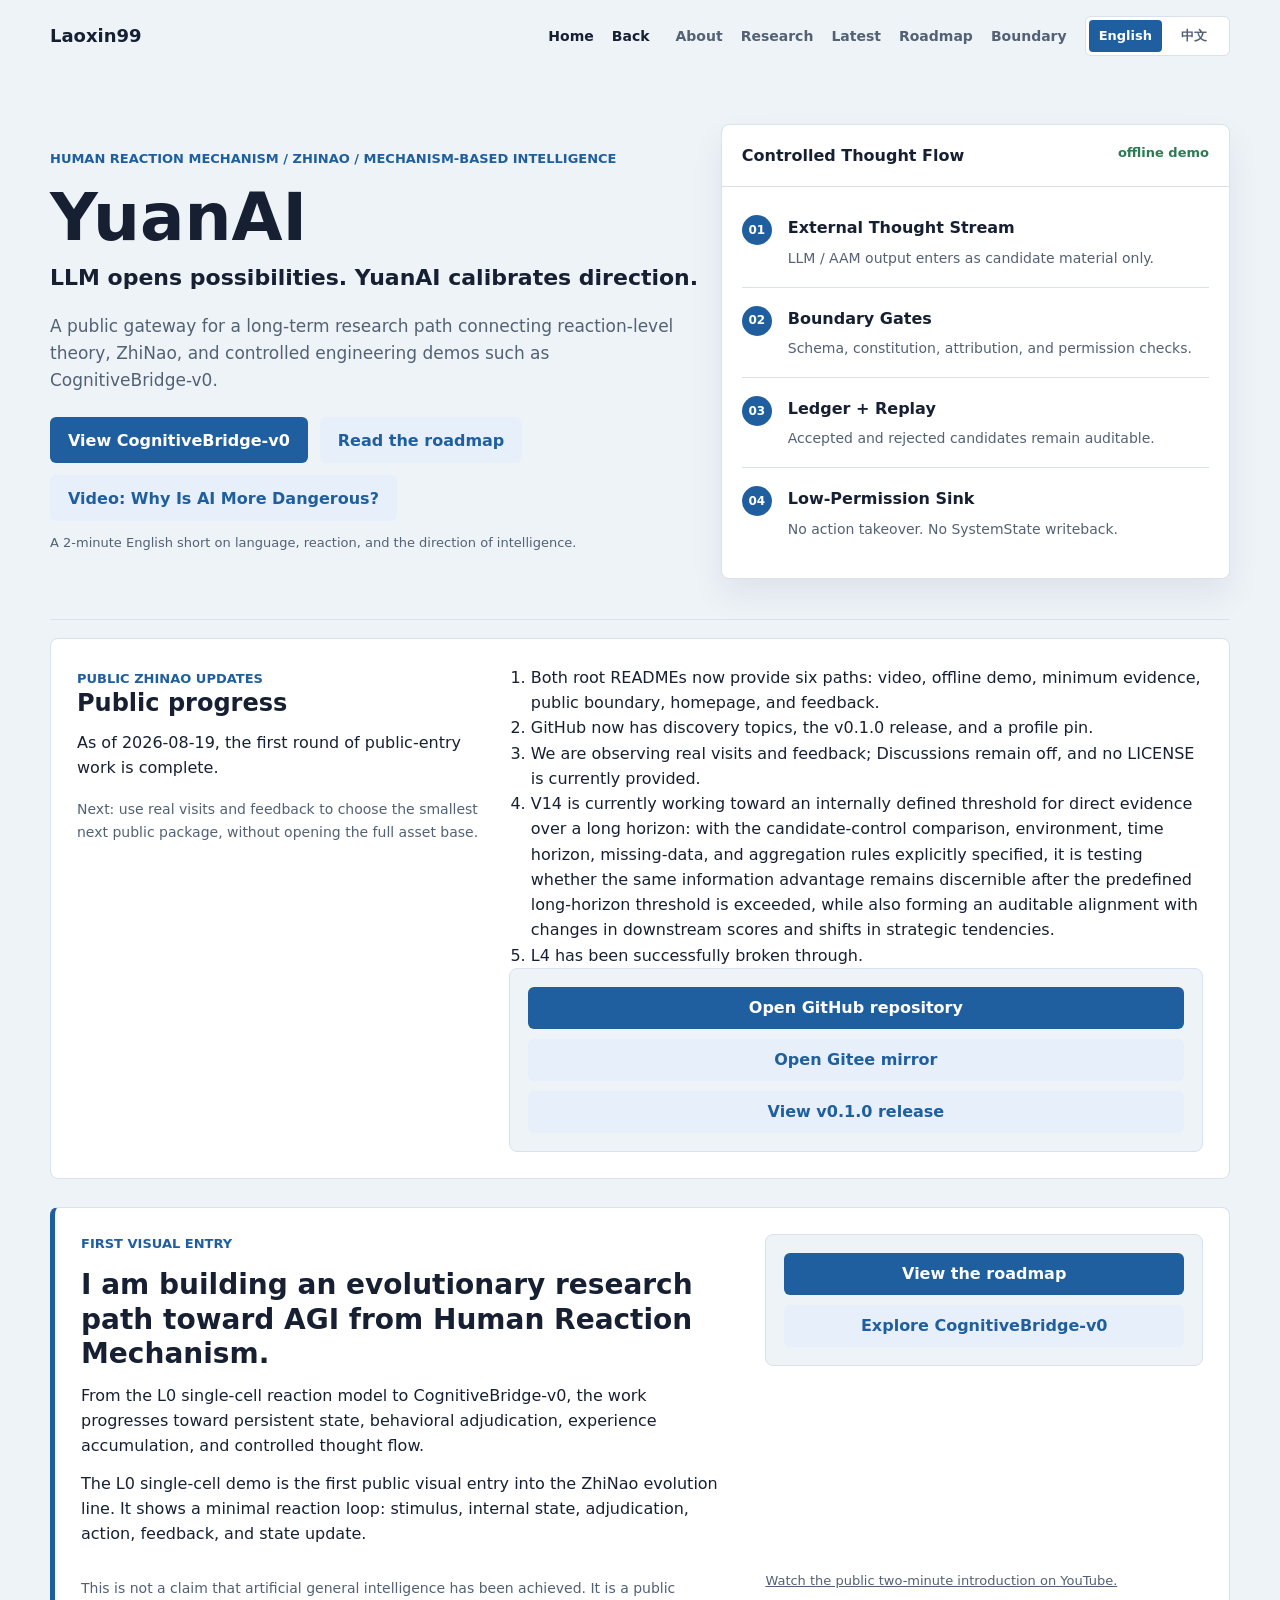
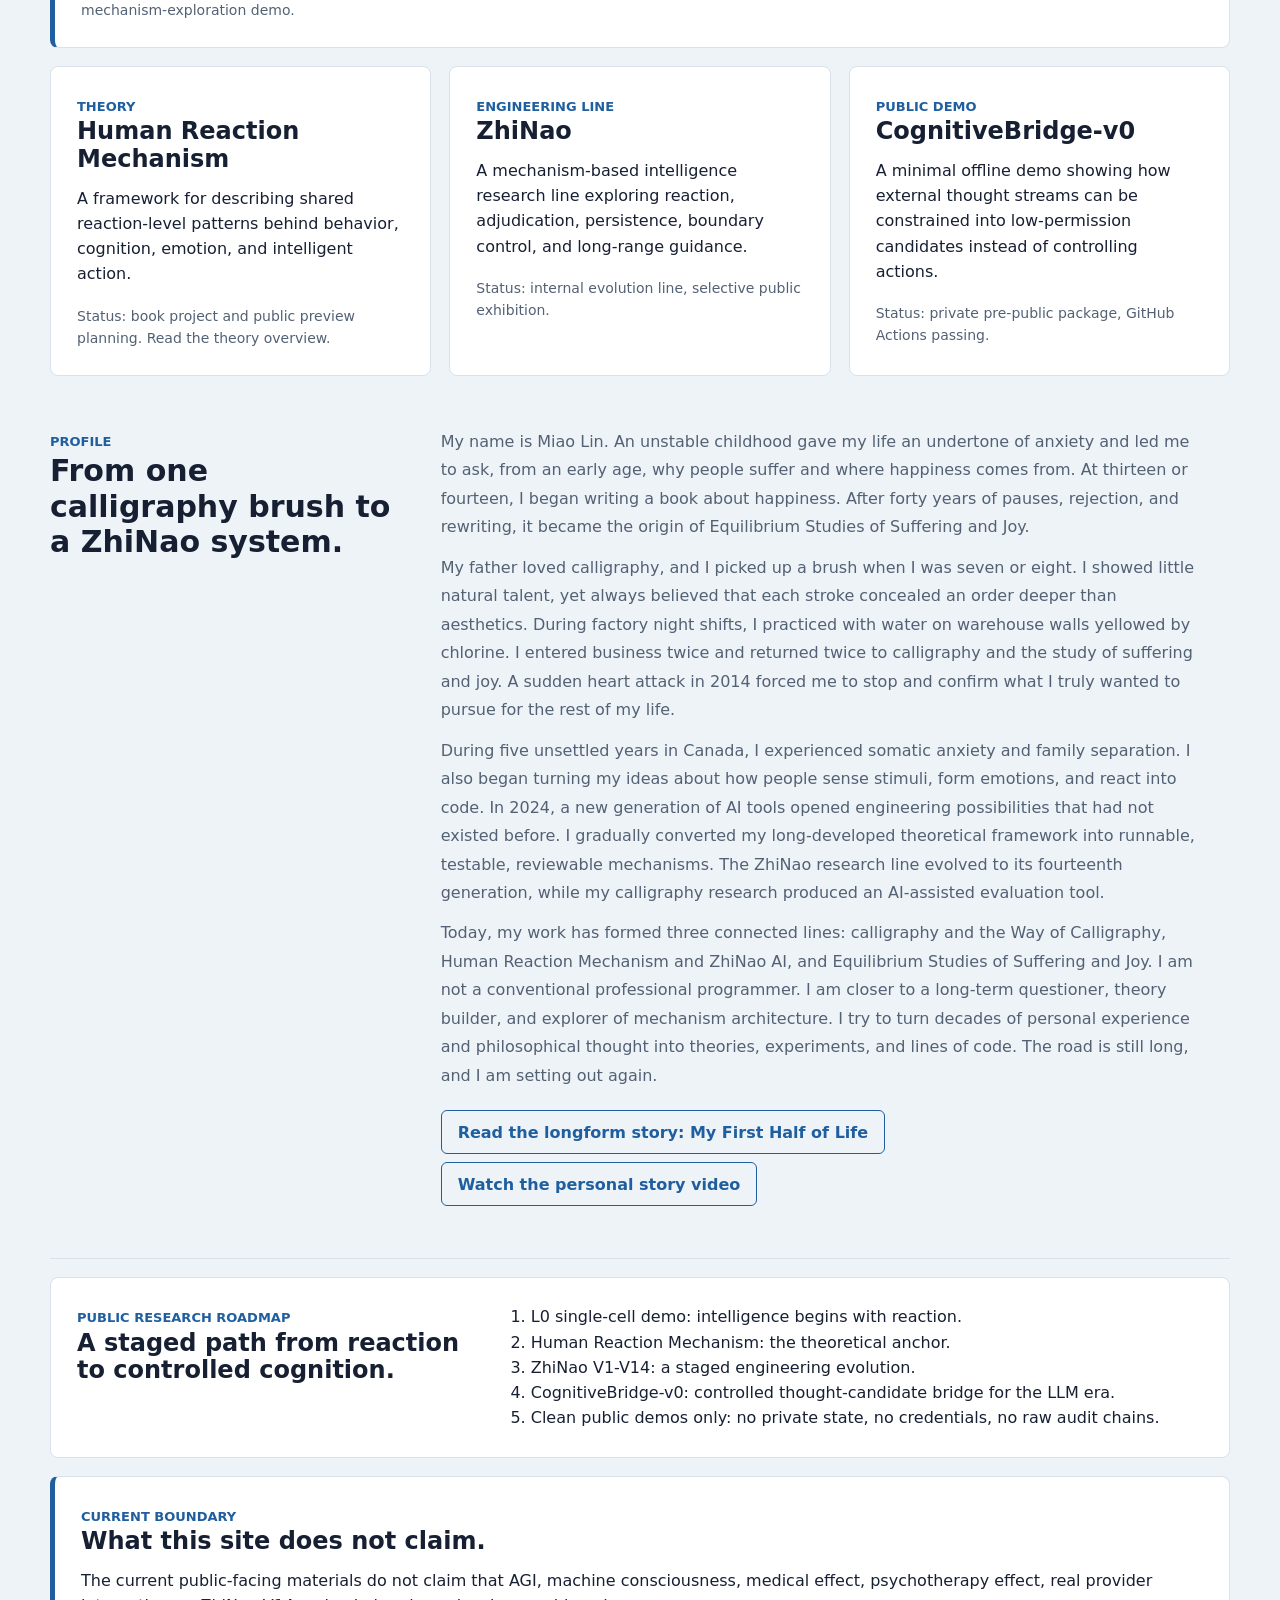
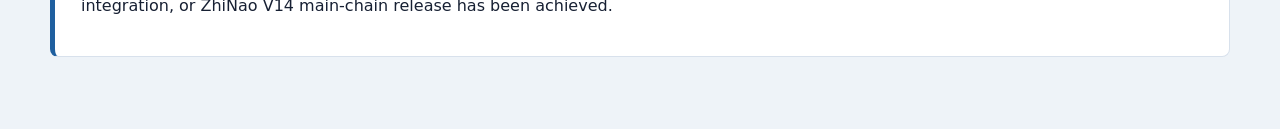
<file: index.html>
<!doctype html>
<html lang="en">
<head>
  <meta charset="utf-8">
  <meta name="viewport" content="width=device-width, initial-scale=1">
  <title>Laoxin99 | Human Reaction Mechanism and ZhiNao</title>
  <meta name="description" content="A personal research gateway for Human Reaction Mechanism, ZhiNao, and mechanism-based intelligence.">
  <link rel="stylesheet" href="styles.css?v=20260803-3">
</head>
<body>
  <header class="site-header">
    <a class="brand" href="/">Laoxin99</a>
    <div class="header-tools">
      <div class="page-controls" aria-label="Page navigation">
        <a href="index.html">Home</a>
        <button type="button" onclick="if (history.length > 1) { history.back(); } else { location.href='index.html'; }">Back</button>
      </div>
      <nav aria-label="Primary navigation">
        <a href="#about">About</a>
        <a href="#research">Research</a>
        <a href="#updates">Latest</a>
        <a href="#roadmap">Roadmap</a>
        <a href="#boundary">Boundary</a>
      </nav>
      <div class="language-switch" aria-label="Language">
        <a href="index.html" lang="en" aria-current="true">English</a>
        <a href="index-zh.html" lang="zh-CN">中文</a>
      </div>
    </div>
  </header>

  <main>
    <section class="hero">
      <div class="hero-copy">
        <p class="eyebrow">Human Reaction Mechanism / ZhiNao / Mechanism-Based Intelligence</p>
        <h1 class="brand-title">YuanAI</h1>
        <p class="brand-tagline">LLM opens possibilities. YuanAI calibrates direction.</p>
        <p class="lead">
          A public gateway for a long-term research path connecting reaction-level theory,
          ZhiNao, and controlled engineering demos such as CognitiveBridge-v0.
        </p>
        <div class="actions">
          <a class="primary-action" href="https://github.com/laoxin99/cognitive-bridge-v0-public">View CognitiveBridge-v0</a>
          <a class="secondary-action" href="#roadmap">Read the roadmap</a>
          <a class="secondary-action" href="https://youtu.be/4LL3pKtgA4Q" target="_blank" rel="noopener">Video: Why Is AI More Dangerous?</a>
        </div>
        <p class="video-note">A 2-minute English short on language, reaction, and the direction of intelligence.</p>
      </div>

      <aside class="trace-card" aria-label="Mechanism flow preview">
        <div class="trace-header">
          <span>Controlled Thought Flow</span>
          <span class="status-dot">offline demo</span>
        </div>
        <div class="flow">
          <div class="flow-item">
            <span class="step">01</span>
            <strong>External Thought Stream</strong>
            <p>LLM / AAM output enters as candidate material only.</p>
          </div>
          <div class="flow-item">
            <span class="step">02</span>
            <strong>Boundary Gates</strong>
            <p>Schema, constitution, attribution, and permission checks.</p>
          </div>
          <div class="flow-item">
            <span class="step">03</span>
            <strong>Ledger + Replay</strong>
            <p>Accepted and rejected candidates remain auditable.</p>
          </div>
          <div class="flow-item final">
            <span class="step">04</span>
            <strong>Low-Permission Sink</strong>
            <p>No action takeover. No SystemState writeback.</p>
          </div>
        </div>
      </aside>
    </section>

    <section id="updates" class="section-panel roadmap updates-panel" aria-labelledby="updates-title">
      <div>
        <span class="label">Public ZhiNao Updates</span>
        <h2 id="updates-title">Public progress</h2>
        <p>As of 2026-08-19, the first round of public-entry work is complete.</p>
        <p class="status">Next: use real visits and feedback to choose the smallest next public package, without opening the full asset base.</p>
      </div>
      <div>
        <ol>
          <li>Both root READMEs now provide six paths: video, offline demo, minimum evidence, public boundary, homepage, and feedback.</li>
          <li>GitHub now has discovery topics, the v0.1.0 release, and a profile pin.</li>
          <li>We are observing real visits and feedback; Discussions remain off, and no LICENSE is currently provided.</li>
          <li>V14 is currently working toward an internally defined threshold for direct evidence over a long horizon: with the candidate-control comparison, environment, time horizon, missing-data, and aggregation rules explicitly specified, it is testing whether the same information advantage remains discernible after the predefined long-horizon threshold is exceeded, while also forming an auditable alignment with changes in downstream scores and shifts in strategic tendencies.</li>
          <li>L4 has been successfully broken through.</li>
        </ol>
        <div class="mini-actions">
          <a href="https://github.com/laoxin99/cognitive-bridge-v0-public">Open GitHub repository</a>
          <a href="https://gitee.com/miaolin99/cognitive-bridge-v0-public">Open Gitee mirror</a>
          <a href="https://github.com/laoxin99/cognitive-bridge-v0-public/releases/tag/v0.1.0">View v0.1.0 release</a>
        </div>
      </div>
    </section>

    <section id="research" class="research-grid" aria-label="Research areas">
      <article class="l0-entry">
        <span class="label">First Visual Entry</span>
        <h2>I am building an evolutionary research path toward AGI from Human Reaction Mechanism.</h2>
        <p>
          From the L0 single-cell reaction model to CognitiveBridge-v0, the work progresses
          toward persistent state, behavioral adjudication, experience accumulation, and controlled thought flow.
        </p>
        <p>
          The L0 single-cell demo is the first public visual entry into the ZhiNao evolution line.
          It shows a minimal reaction loop: stimulus, internal state, adjudication, action, feedback, and state update.
        </p>
        <p class="status">
          This is not a claim that artificial general intelligence has been achieved. It is a public mechanism-exploration demo.
        </p>
        <div class="mini-actions">
          <a href="#roadmap">View the roadmap</a>
          <a href="https://github.com/laoxin99/cognitive-bridge-v0-public">Explore CognitiveBridge-v0</a>
        </div>
        <p class="video-note"><a href="https://youtu.be/4LL3pKtgA4Q" target="_blank" rel="noopener">Watch the public two-minute introduction on YouTube.</a></p>
      </article>

      <article class="linked-panel">
        <a class="panel-link" href="human-reaction-mechanism.html" aria-label="Read more about Human Reaction Mechanism"></a>
        <span class="label">Theory</span>
        <h2>Human Reaction Mechanism</h2>
        <p>
          A framework for describing shared reaction-level patterns behind behavior,
          cognition, emotion, and intelligent action.
        </p>
        <p class="status">Status: book project and public preview planning. Read the theory overview.</p>
      </article>

      <article>
        <span class="label">Engineering Line</span>
        <h2>ZhiNao</h2>
        <p>
          A mechanism-based intelligence research line exploring reaction,
          adjudication, persistence, boundary control, and long-range guidance.
        </p>
        <p class="status">Status: internal evolution line, selective public exhibition.</p>
      </article>

      <article>
        <span class="label">Public Demo</span>
        <h2>CognitiveBridge-v0</h2>
        <p>
          A minimal offline demo showing how external thought streams can be constrained
          into low-permission candidates instead of controlling actions.
        </p>
        <p class="status">Status: private pre-public package, GitHub Actions passing.</p>
      </article>
    </section>

    <section id="about" class="about-section" aria-labelledby="about-title">
      <div class="about-heading">
        <span class="label">Profile</span>
        <h2 id="about-title">From one calligraphy brush to a ZhiNao system.</h2>
      </div>
      <div class="about-copy">
        <p>
          My name is Miao Lin. An unstable childhood gave my life an undertone of anxiety and led me to ask, from an early age, why people suffer and where happiness comes from. At thirteen or fourteen, I began writing a book about happiness. After forty years of pauses, rejection, and rewriting, it became the origin of Equilibrium Studies of Suffering and Joy.
        </p>
        <p>
          My father loved calligraphy, and I picked up a brush when I was seven or eight. I showed little natural talent, yet always believed that each stroke concealed an order deeper than aesthetics. During factory night shifts, I practiced with water on warehouse walls yellowed by chlorine. I entered business twice and returned twice to calligraphy and the study of suffering and joy. A sudden heart attack in 2014 forced me to stop and confirm what I truly wanted to pursue for the rest of my life.
        </p>
        <p>
          During five unsettled years in Canada, I experienced somatic anxiety and family separation. I also began turning my ideas about how people sense stimuli, form emotions, and react into code. In 2024, a new generation of AI tools opened engineering possibilities that had not existed before. I gradually converted my long-developed theoretical framework into runnable, testable, reviewable mechanisms. The ZhiNao research line evolved to its fourteenth generation, while my calligraphy research produced an AI-assisted evaluation tool.
        </p>
        <p>
          Today, my work has formed three connected lines: calligraphy and the Way of Calligraphy, Human Reaction Mechanism and ZhiNao AI, and Equilibrium Studies of Suffering and Joy. I am not a conventional professional programmer. I am closer to a long-term questioner, theory builder, and explorer of mechanism architecture. I try to turn decades of personal experience and philosophical thought into theories, experiments, and lines of code. The road is still long, and I am setting out again.
        </p>
        <a class="story-link" href="my-first-half-life.html">Read the longform story: My First Half of Life</a>
        <a class="story-link" href="https://youtu.be/RFLoA1-r97s" target="_blank" rel="noopener">Watch the personal story video</a>
      </div>
    </section>

    <section id="roadmap" class="section-panel roadmap">
      <div>
        <span class="label">Public Research Roadmap</span>
        <h2>A staged path from reaction to controlled cognition.</h2>
      </div>
      <ol>
        <li>L0 single-cell demo: intelligence begins with reaction.</li>
        <li>Human Reaction Mechanism: the theoretical anchor.</li>
        <li>ZhiNao V1-V14: a staged engineering evolution.</li>
        <li>CognitiveBridge-v0: controlled thought-candidate bridge for the LLM era.</li>
        <li>Clean public demos only: no private state, no credentials, no raw audit chains.</li>
      </ol>
    </section>

    <section id="boundary" class="section-panel boundary">
      <span class="label">Current Boundary</span>
      <h2>What this site does not claim.</h2>
      <p>
        The current public-facing materials do not claim that AGI, machine consciousness,
        medical effect, psychotherapy effect, real provider integration, or ZhiNao V14
        main-chain release has been achieved.
      </p>
    </section>
  </main>
</body>
</html>
</file>
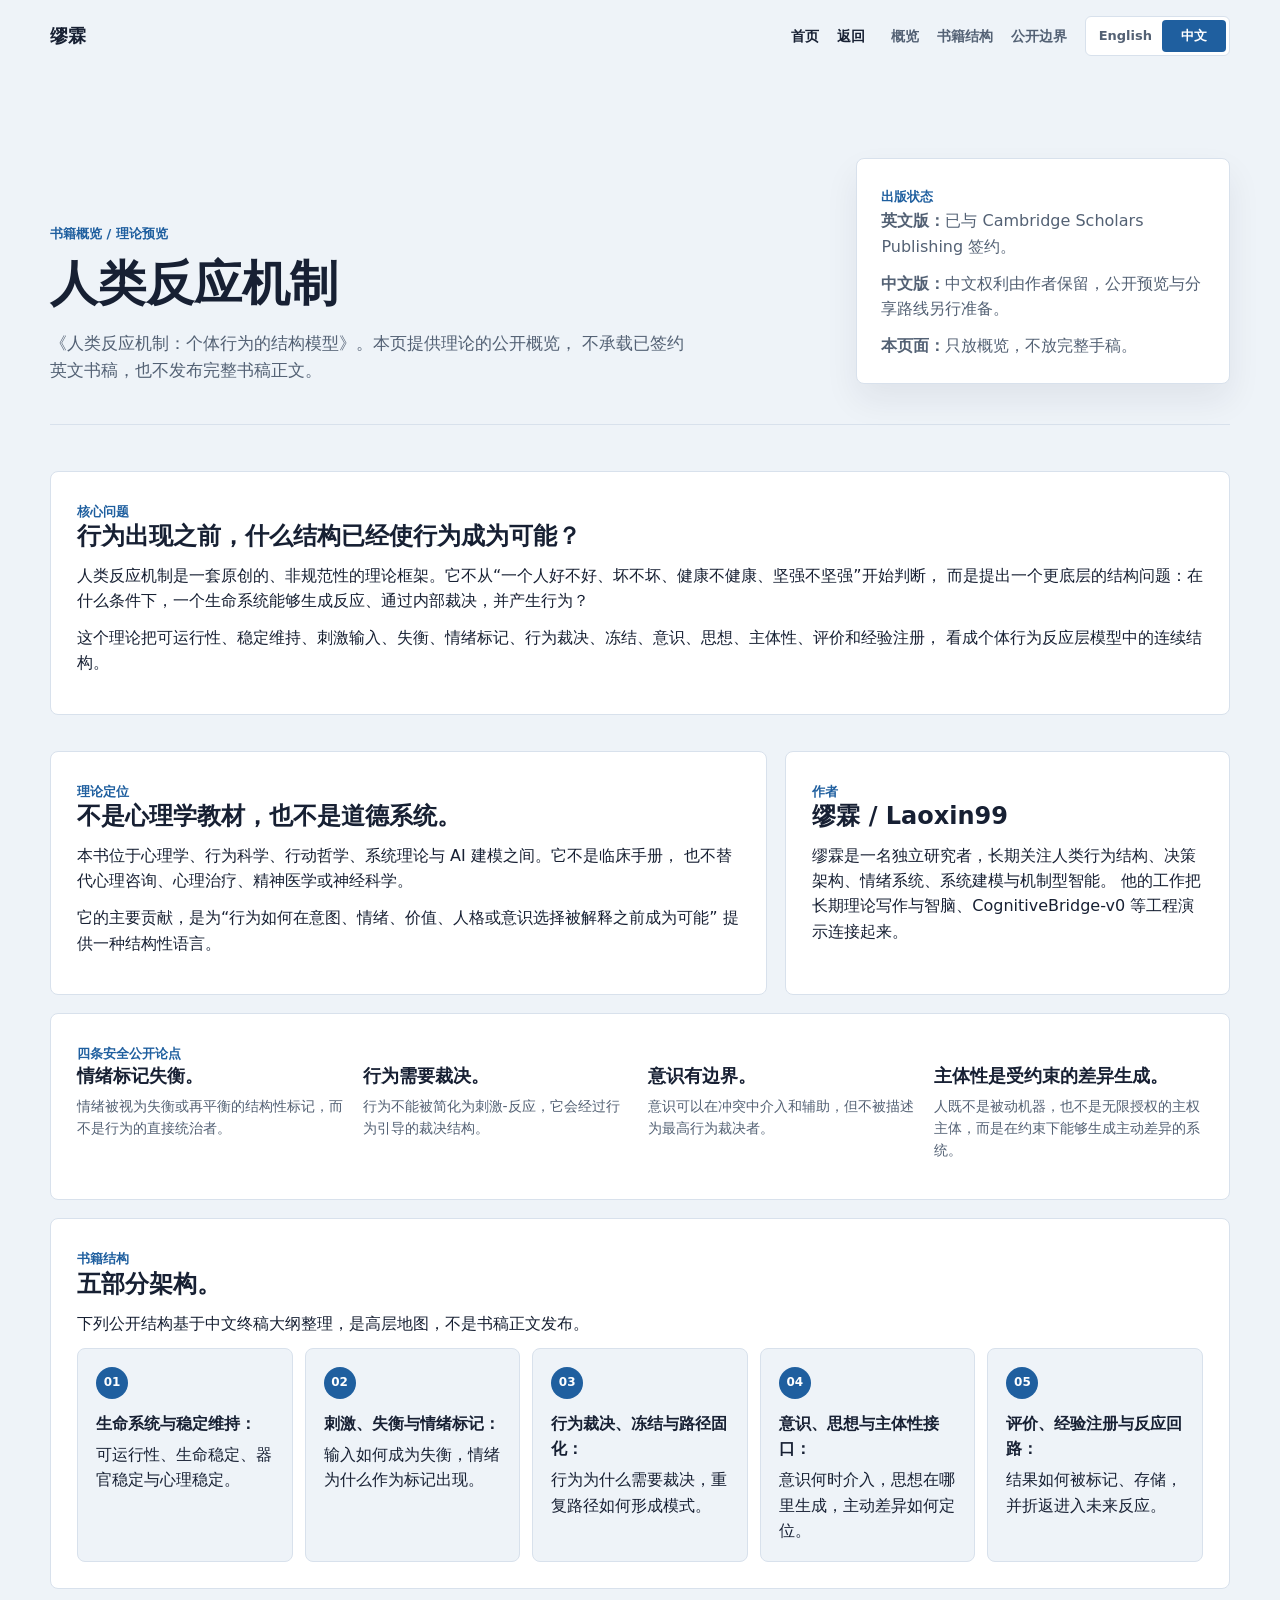
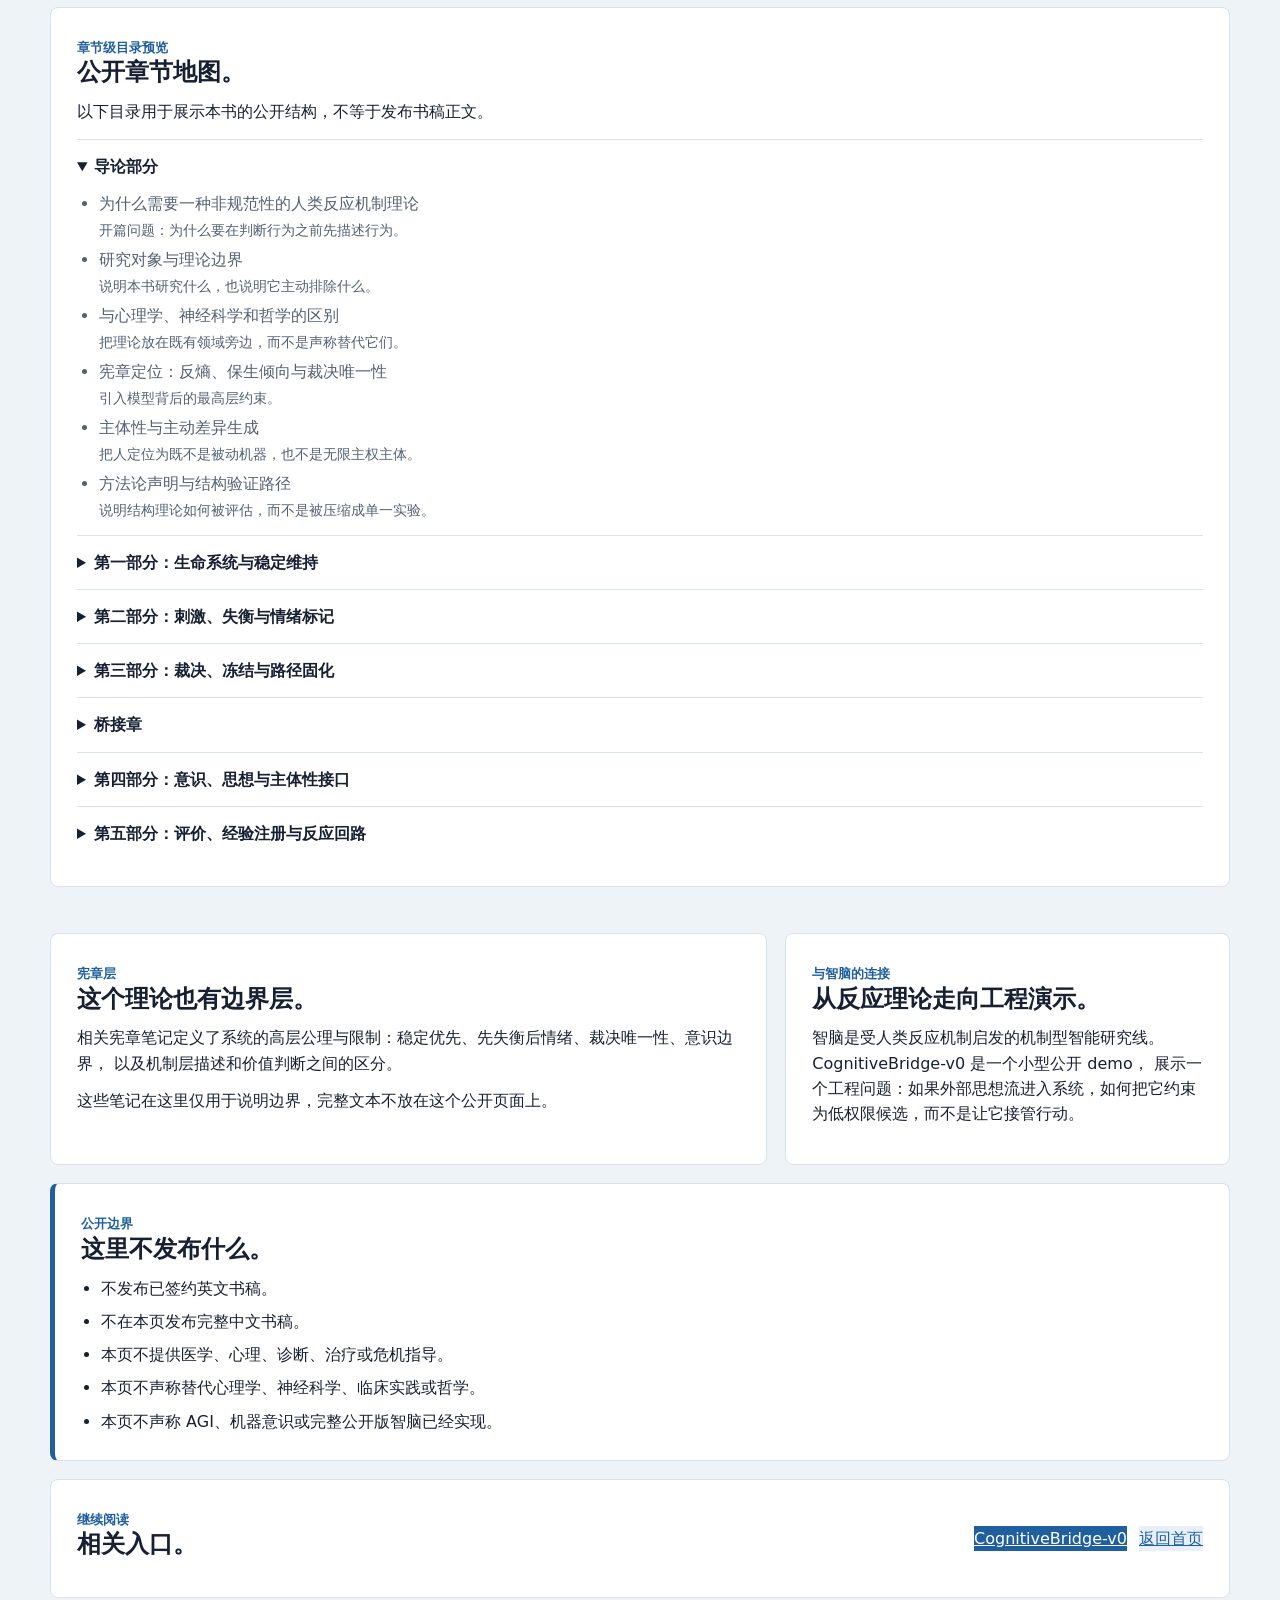
<file: human-reaction-mechanism-zh.html>
<!doctype html>
<html lang="zh-CN">
<head>
  <meta charset="utf-8">
  <meta name="viewport" content="width=device-width, initial-scale=1">
  <title>人类反应机制 | 缪霖</title>
  <meta name="description" content="《人类反应机制：个体行为的结构模型》公开概览，包含出版状态、理论定位、书籍结构、章节地图与公开边界。">
  <link rel="stylesheet" href="styles.css?v=20260803-3">
</head>
<body>
  <header class="site-header">
    <a class="brand" href="index-zh.html">缪霖</a>
    <div class="header-tools">
      <div class="page-controls" aria-label="页面导航">
        <a href="index-zh.html">首页</a>
        <button type="button" onclick="if (history.length > 1) { history.back(); } else { location.href='index-zh.html'; }">返回</button>
      </div>
      <nav aria-label="主导航">
        <a href="#overview">概览</a>
        <a href="#structure">书籍结构</a>
        <a href="#boundary">公开边界</a>
      </nav>
      <div class="language-switch" aria-label="语言">
        <a href="human-reaction-mechanism.html" lang="en">English</a>
        <a href="human-reaction-mechanism-zh.html" lang="zh-CN" aria-current="true">中文</a>
      </div>
    </div>
  </header>

  <main>
    <section class="detail-hero split-detail">
      <div>
        <p class="eyebrow">书籍概览 / 理论预览</p>
        <h1>人类反应机制</h1>
        <p class="lead">
          《人类反应机制：个体行为的结构模型》。本页提供理论的公开概览，
          不承载已签约英文书稿，也不发布完整书稿正文。
        </p>
      </div>
      <aside class="publication-card" aria-label="出版状态">
        <span class="label">出版状态</span>
        <p><strong>英文版：</strong>已与 Cambridge Scholars Publishing 签约。</p>
        <p><strong>中文版：</strong>中文权利由作者保留，公开预览与分享路线另行准备。</p>
        <p><strong>本页面：</strong>只放概览，不放完整手稿。</p>
      </aside>
    </section>

    <section id="overview" class="detail-layout">
      <article class="section-panel">
        <span class="label">核心问题</span>
        <h2>行为出现之前，什么结构已经使行为成为可能？</h2>
        <p>
          人类反应机制是一套原创的、非规范性的理论框架。它不从“一个人好不好、坏不坏、健康不健康、坚强不坚强”开始判断，
          而是提出一个更底层的结构问题：在什么条件下，一个生命系统能够生成反应、通过内部裁决，并产生行为？
        </p>
        <p>
          这个理论把可运行性、稳定维持、刺激输入、失衡、情绪标记、行为裁决、冻结、意识、思想、主体性、评价和经验注册，
          看成个体行为反应层模型中的连续结构。
        </p>
      </article>

      <article class="section-panel">
        <span class="label">理论定位</span>
        <h2>不是心理学教材，也不是道德系统。</h2>
        <p>
          本书位于心理学、行为科学、行动哲学、系统理论与 AI 建模之间。它不是临床手册，
          也不替代心理咨询、心理治疗、精神医学或神经科学。
        </p>
        <p>
          它的主要贡献，是为“行为如何在意图、情绪、价值、人格或意识选择被解释之前成为可能”
          提供一种结构性语言。
        </p>
      </article>

      <article class="section-panel">
        <span class="label">作者</span>
        <h2>缪霖 / Laoxin99</h2>
        <p>
          缪霖是一名独立研究者，长期关注人类行为结构、决策架构、情绪系统、系统建模与机制型智能。
          他的工作把长期理论写作与智脑、CognitiveBridge-v0 等工程演示连接起来。
        </p>
      </article>
    </section>

    <section class="section-panel theorem-strip">
      <span class="label">四条安全公开论点</span>
      <div class="thesis-grid">
        <div>
          <h3>情绪标记失衡。</h3>
          <p>情绪被视为失衡或再平衡的结构性标记，而不是行为的直接统治者。</p>
        </div>
        <div>
          <h3>行为需要裁决。</h3>
          <p>行为不能被简化为刺激-反应，它会经过行为引导的裁决结构。</p>
        </div>
        <div>
          <h3>意识有边界。</h3>
          <p>意识可以在冲突中介入和辅助，但不被描述为最高行为裁决者。</p>
        </div>
        <div>
          <h3>主体性是受约束的差异生成。</h3>
          <p>人既不是被动机器，也不是无限授权的主权主体，而是在约束下能够生成主动差异的系统。</p>
        </div>
      </div>
    </section>

    <section id="structure" class="section-panel book-structure">
      <div>
        <span class="label">书籍结构</span>
        <h2>五部分架构。</h2>
        <p>
          下列公开结构基于中文终稿大纲整理，是高层地图，不是书稿正文发布。
        </p>
      </div>
      <ol class="structure-list">
        <li><strong>生命系统与稳定维持：</strong>可运行性、生命稳定、器官稳定与心理稳定。</li>
        <li><strong>刺激、失衡与情绪标记：</strong>输入如何成为失衡，情绪为什么作为标记出现。</li>
        <li><strong>行为裁决、冻结与路径固化：</strong>行为为什么需要裁决，重复路径如何形成模式。</li>
        <li><strong>意识、思想与主体性接口：</strong>意识何时介入，思想在哪里生成，主动差异如何定位。</li>
        <li><strong>评价、经验注册与反应回路：</strong>结果如何被标记、存储，并折返进入未来反应。</li>
      </ol>
    </section>

    <section class="section-panel toc-preview">
      <span class="label">章节级目录预览</span>
      <h2>公开章节地图。</h2>
      <p>
        以下目录用于展示本书的公开结构，不等于发布书稿正文。
      </p>

      <details open>
        <summary>导论部分</summary>
        <ul class="toc-list">
          <li>为什么需要一种非规范性的人类反应机制理论 <span class="toc-note">开篇问题：为什么要在判断行为之前先描述行为。</span></li>
          <li>研究对象与理论边界 <span class="toc-note">说明本书研究什么，也说明它主动排除什么。</span></li>
          <li>与心理学、神经科学和哲学的区别 <span class="toc-note">把理论放在既有领域旁边，而不是声称替代它们。</span></li>
          <li>宪章定位：反熵、保生倾向与裁决唯一性 <span class="toc-note">引入模型背后的最高层约束。</span></li>
          <li>主体性与主动差异生成 <span class="toc-note">把人定位为既不是被动机器，也不是无限主权主体。</span></li>
          <li>方法论声明与结构验证路径 <span class="toc-note">说明结构理论如何被评估，而不是被压缩成单一实验。</span></li>
        </ul>
      </details>

      <details>
        <summary>第一部分：生命系统与稳定维持</summary>
        <ul class="toc-list">
          <li>1. 生命系统的最低定义：可运行性 <span class="toc-note">从允许系统继续运行的最小条件开始。</span></li>
          <li>2. 生命稳定维持：生死轴的结构位置 <span class="toc-note">说明为什么生存层约束位于一切后续行为的底部。</span></li>
          <li>3. 器官稳定维持：生理基础轴 <span class="toc-note">把身体运行连接到更大的反应结构。</span></li>
          <li>4. 心理稳定维持：社会生存中的可运行性 <span class="toc-note">把稳定从身体延伸到社会与心理连续性。</span></li>
        </ul>
      </details>

      <details>
        <summary>第二部分：刺激、失衡与情绪标记</summary>
        <ul class="toc-list">
          <li>5. 刺激系统：系统输入的完整分类 <span class="toc-note">梳理什么能够进入系统，并在成为主体意义之前处于何种位置。</span></li>
          <li>6. 失衡：从状态变化到稳定偏离 <span class="toc-note">追问变化何时成为系统必须处理的压力。</span></li>
          <li>7. 可感知机制：为什么此刻生成情绪 <span class="toc-note">探索为什么一些失衡被感知，而另一些保持沉默。</span></li>
          <li>8. 情绪的结构定义：标记，而非驱动者 <span class="toc-note">把情绪重新放回反应过程中的信号位置，而不是最终指挥者位置。</span></li>
        </ul>
      </details>

      <details>
        <summary>第三部分：裁决、冻结与路径固化</summary>
        <ul class="toc-list">
          <li>9. 行为不是反应：裁决结构的必要性 <span class="toc-note">区分即时反应与允许行为发生的更深过程。</span></li>
          <li>10. 行为引导机制：裁决系统的整体结构 <span class="toc-note">引入行动如何被授权或阻断的中心机制。</span></li>
          <li>11. 行为框架的来源：生理、心理社会与意义连接结构 <span class="toc-note">说明行为为什么在意识解释之前已经受多重框架塑造。</span></li>
          <li>12. 框架切换的触发条件与风险区 <span class="toc-note">观察一个人何时从一种运行框架转入另一种框架。</span></li>
          <li>13. 冻结：裁决路径的动态固化 <span class="toc-note">说明重复路线如何变得难以松动。</span></li>
          <li>14. 冻结的结构后果：从人格到创伤的统一框架 <span class="toc-note">为常被分开讨论的模式提供结构视角。</span></li>
          <li>15. 欲望序流：定性选择机制 <span class="toc-note">考察接受和拒绝如何在最终排序前被塑造。</span></li>
          <li>16. 选择机制：排序流与优先级结构 <span class="toc-note">探索竞争倾向如何在约束下被排序。</span></li>
          <li>17. 裁决的输出形式：允许、抑制与延迟 <span class="toc-note">说明“不行动”也可以是一种结构化结果。</span></li>
          <li>18. 行为模式库：裁决路径的固化与继承 <span class="toc-note">解释过往路线如何成为未来反应的可用模板。</span></li>
        </ul>
      </details>

      <details>
        <summary>桥接章</summary>
        <ul class="toc-list">
          <li>主体认知结构与行为引导机制：意识、思想与长期塑造 <span class="toc-note">把行为机制连接到后续关于意识与思想的讨论。</span></li>
        </ul>
      </details>

      <details>
        <summary>第四部分：意识、思想与主体性接口</summary>
        <ul class="toc-list">
          <li>19. 意识介入的条件：警戒区与高冲突调用 <span class="toc-note">追问意识什么时候被调用，为什么不是所有反应都需要意识。</span></li>
          <li>20. 意识权限的边界：辅助者，而非裁决者 <span class="toc-note">谨慎划定意识能做什么、不能做什么。</span></li>
          <li>21. 思想的最小结构定义与生成条件 <span class="toc-note">把思想视为在条件下生成的结构，而不是神秘第一因。</span></li>
          <li>22. 思想的三种来源：反应性、任务性与主动差异生成 <span class="toc-note">区分不同思想来源，而不是压平为一种类型。</span></li>
          <li>23. 思想反馈：第三类刺激的形成 <span class="toc-note">说明思想如何返回系统并成为新的输入。</span></li>
          <li>24. 主体性接口：主动差异生成的机制位置 <span class="toc-note">把主体性放进受约束机制内部，而不是放在一切结构之外。</span></li>
        </ul>
      </details>

      <details>
        <summary>第五部分：评价、经验注册与反应回路</summary>
        <ul class="toc-list">
          <li>25. 评价系统：运行结果的结构标记 <span class="toc-note">探索系统如何在反应完成后标记已经发生的事情。</span></li>
          <li>26. 经验注册：参数更新与行为模式重构 <span class="toc-note">说明经验如何改变未来反应条件。</span></li>
          <li>27. 阈值、权重与稳定区的历史沉积 <span class="toc-note">观察时间如何沉积为变化后的阈值和权重。</span></li>
          <li>28. 反应机制的闭环结构 <span class="toc-note">把各层结构汇合成持续循环。</span></li>
          <li>29. 人不是被动机器，也不是过度授权的主体 <span class="toc-note">以机制、能动性和人的差异之间的平衡收束全书。</span></li>
        </ul>
      </details>
    </section>

    <section class="detail-layout compact">
      <article class="section-panel">
        <span class="label">宪章层</span>
        <h2>这个理论也有边界层。</h2>
        <p>
          相关宪章笔记定义了系统的高层公理与限制：稳定优先、先失衡后情绪、裁决唯一性、意识边界，
          以及机制层描述和价值判断之间的区分。
        </p>
        <p>
          这些笔记在这里仅用于说明边界，完整文本不放在这个公开页面上。
        </p>
      </article>

      <article class="section-panel">
        <span class="label">与智脑的连接</span>
        <h2>从反应理论走向工程演示。</h2>
        <p>
          智脑是受人类反应机制启发的机制型智能研究线。CognitiveBridge-v0 是一个小型公开 demo，
          展示一个工程问题：如果外部思想流进入系统，如何把它约束为低权限候选，而不是让它接管行动。
        </p>
      </article>
    </section>

    <section id="boundary" class="section-panel boundary">
      <span class="label">公开边界</span>
      <h2>这里不发布什么。</h2>
      <ul class="clean-list">
        <li>不发布已签约英文书稿。</li>
        <li>不在本页发布完整中文书稿。</li>
        <li>本页不提供医学、心理、诊断、治疗或危机指导。</li>
        <li>本页不声称替代心理学、神经科学、临床实践或哲学。</li>
        <li>本页不声称 AGI、机器意识或完整公开版智脑已经实现。</li>
      </ul>
    </section>

    <section id="links" class="section-panel link-strip">
      <div>
        <span class="label">继续阅读</span>
        <h2>相关入口。</h2>
      </div>
      <div class="link-actions">
        <a class="primary-action" href="https://gitee.com/miaolin99/cognitive-bridge-v0-public">CognitiveBridge-v0</a>
        <a class="secondary-action" href="index-zh.html">返回首页</a>
      </div>
    </section>
  </main>
</body>
</html>
</file>
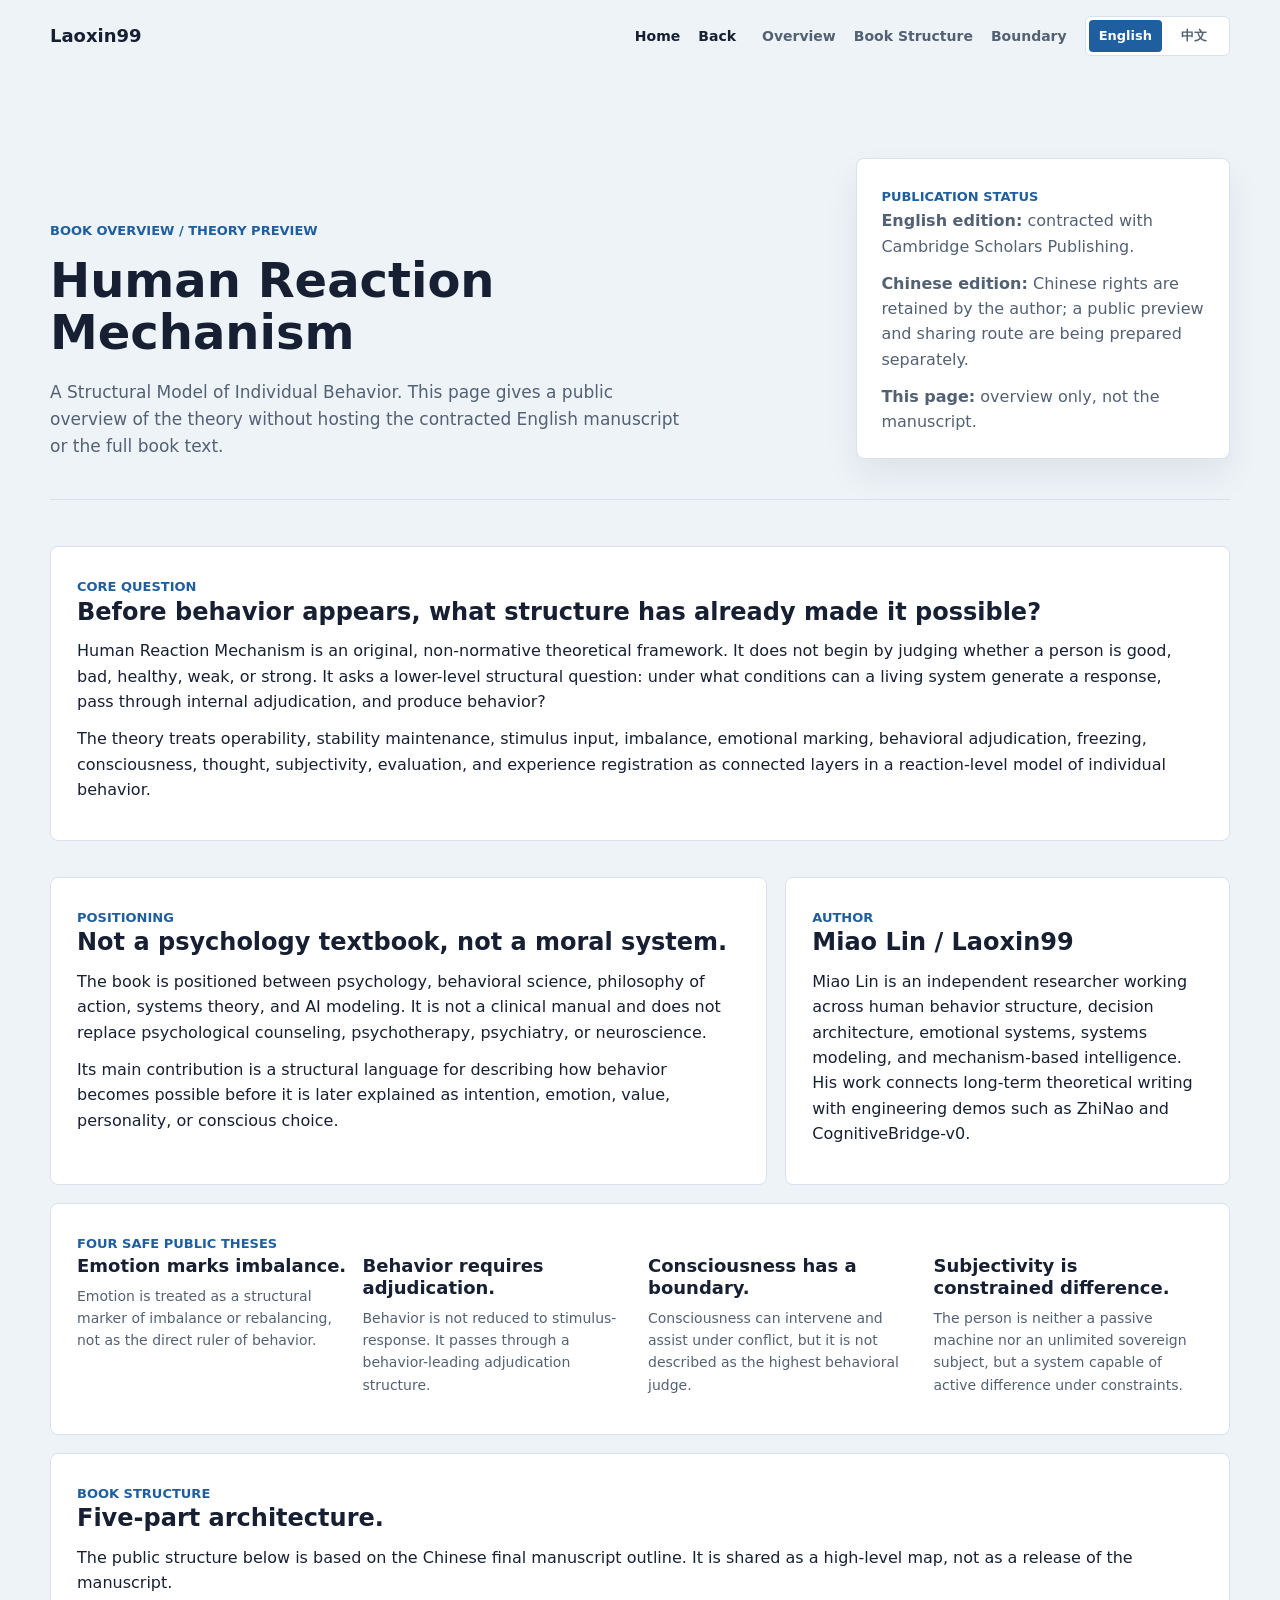
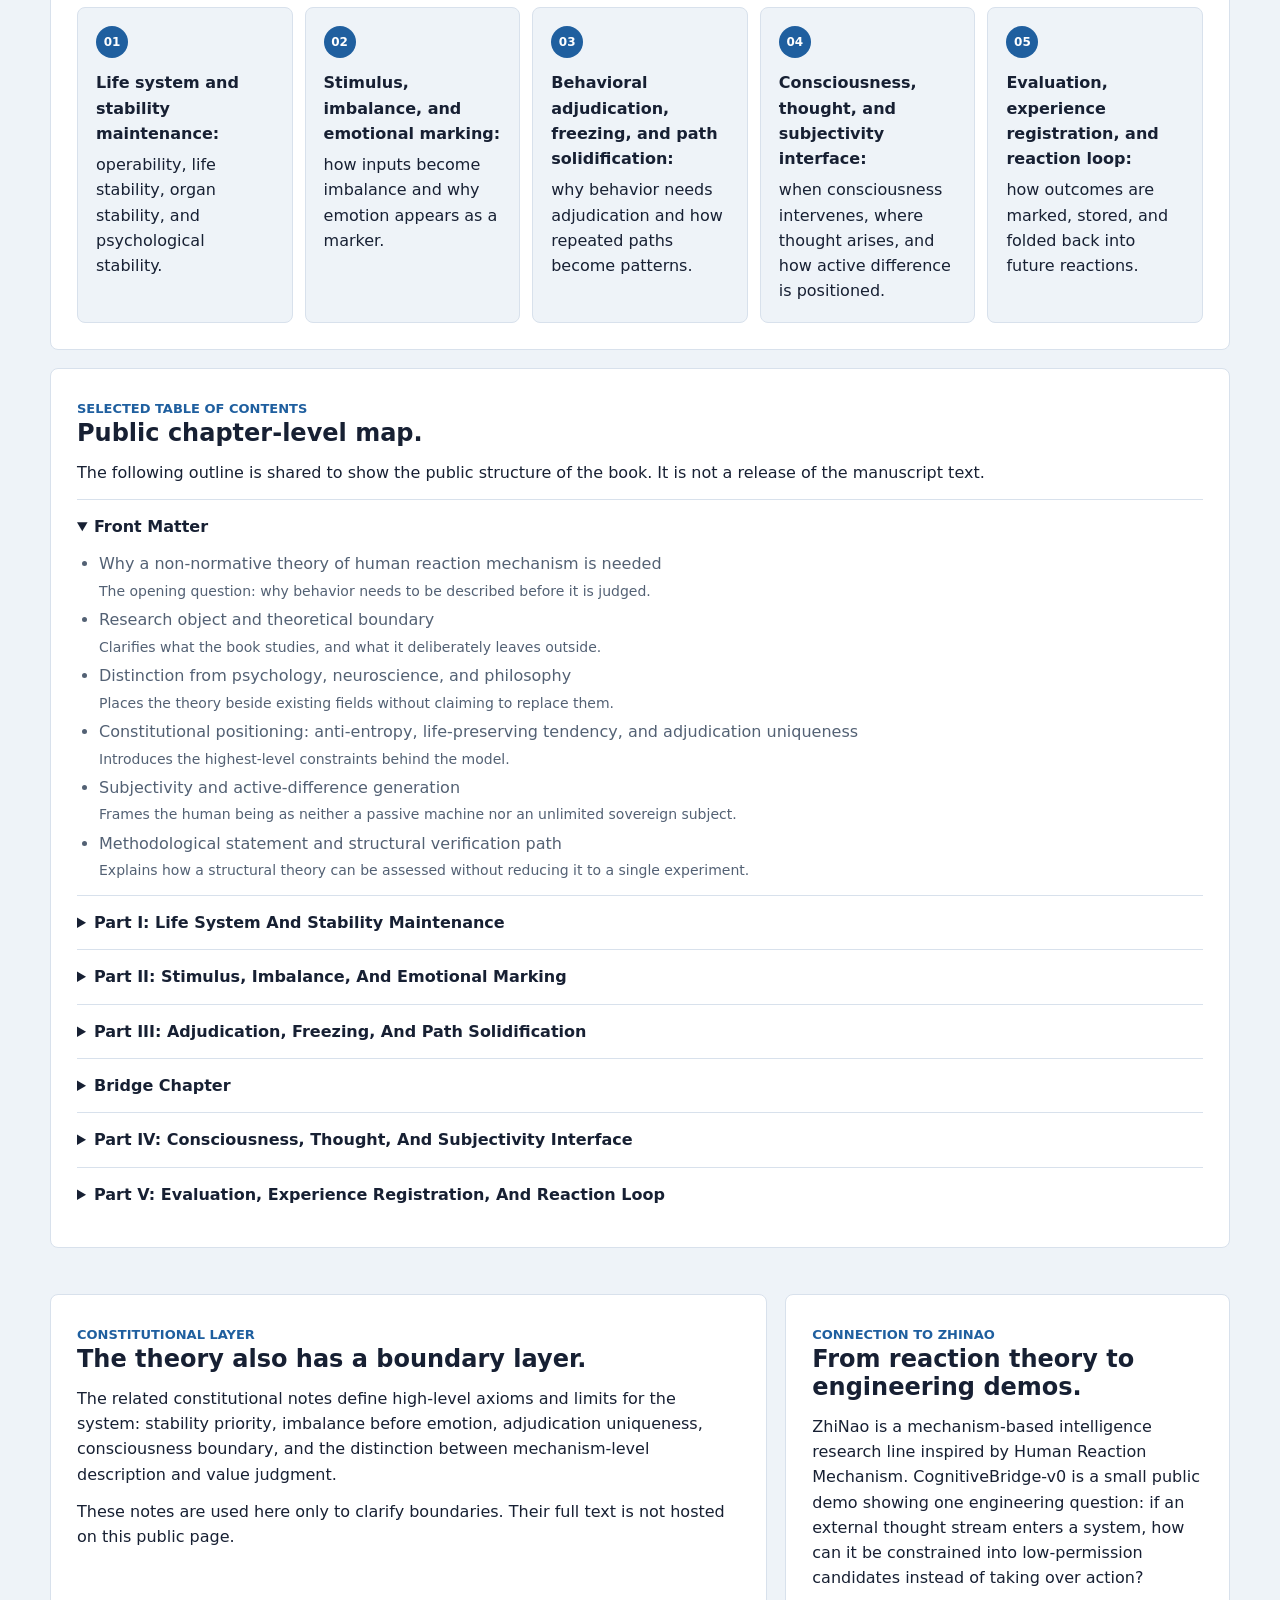
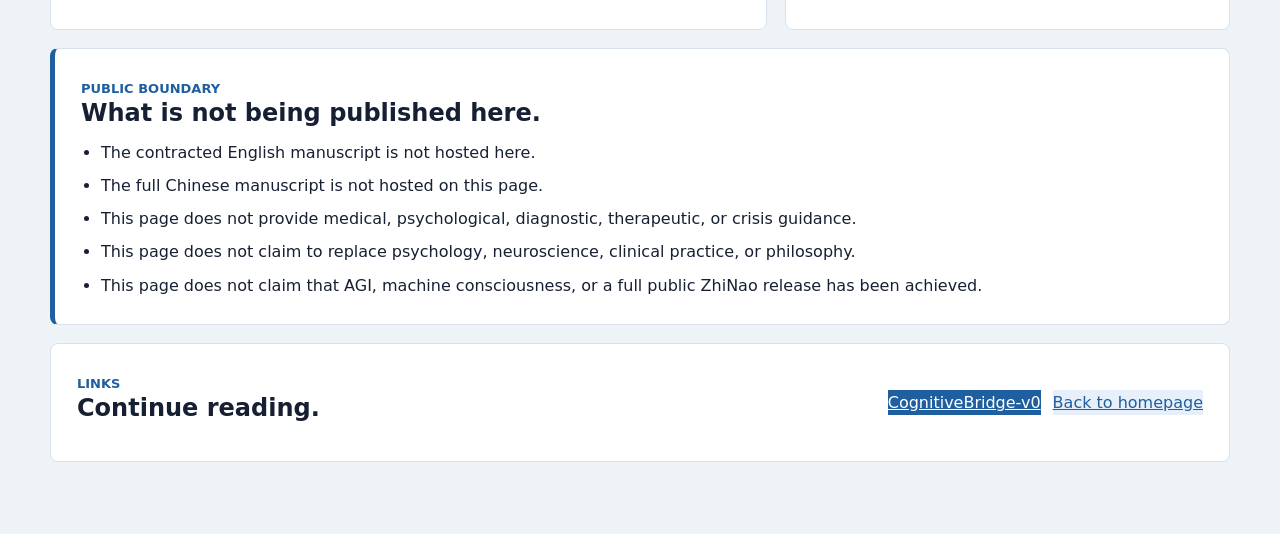
<file: human-reaction-mechanism.html>
<!doctype html>
<html lang="en">
<head>
  <meta charset="utf-8">
  <meta name="viewport" content="width=device-width, initial-scale=1">
  <title>Human Reaction Mechanism | Laoxin99</title>
  <meta name="description" content="A public overview of Human Reaction Mechanism: A Structural Model of Individual Behavior, with publication status and public boundary.">
  <link rel="stylesheet" href="styles.css?v=20260803-3">
</head>
<body>
  <header class="site-header">
    <a class="brand" href="/">Laoxin99</a>
    <div class="header-tools">
      <div class="page-controls" aria-label="Page navigation">
        <a href="index.html">Home</a>
        <button type="button" onclick="if (history.length > 1) { history.back(); } else { location.href='index.html'; }">Back</button>
      </div>
      <nav aria-label="Primary navigation">
        <a href="#overview">Overview</a>
        <a href="#structure">Book Structure</a>
        <a href="#boundary">Boundary</a>
      </nav>
      <div class="language-switch" aria-label="Language">
        <a href="human-reaction-mechanism.html" lang="en" aria-current="true">English</a>
        <a href="human-reaction-mechanism-zh.html" lang="zh-CN">中文</a>
      </div>
    </div>
  </header>

  <main>
    <section class="detail-hero split-detail">
      <div>
        <p class="eyebrow">Book Overview / Theory Preview</p>
        <h1>Human Reaction Mechanism</h1>
        <p class="lead">
          A Structural Model of Individual Behavior. This page gives a public overview of
          the theory without hosting the contracted English manuscript or the full book text.
        </p>
      </div>
      <aside class="publication-card" aria-label="Publication status">
        <span class="label">Publication Status</span>
        <p><strong>English edition:</strong> contracted with Cambridge Scholars Publishing.</p>
        <p><strong>Chinese edition:</strong> Chinese rights are retained by the author; a public preview and sharing route are being prepared separately.</p>
        <p><strong>This page:</strong> overview only, not the manuscript.</p>
      </aside>
    </section>

    <section id="overview" class="detail-layout">
      <article class="section-panel">
        <span class="label">Core Question</span>
        <h2>Before behavior appears, what structure has already made it possible?</h2>
        <p>
          Human Reaction Mechanism is an original, non-normative theoretical framework.
          It does not begin by judging whether a person is good, bad, healthy, weak, or
          strong. It asks a lower-level structural question: under what conditions can a
          living system generate a response, pass through internal adjudication, and
          produce behavior?
        </p>
        <p>
          The theory treats operability, stability maintenance, stimulus input, imbalance,
          emotional marking, behavioral adjudication, freezing, consciousness, thought,
          subjectivity, evaluation, and experience registration as connected layers in a
          reaction-level model of individual behavior.
        </p>
      </article>

      <article class="section-panel">
        <span class="label">Positioning</span>
        <h2>Not a psychology textbook, not a moral system.</h2>
        <p>
          The book is positioned between psychology, behavioral science, philosophy of
          action, systems theory, and AI modeling. It is not a clinical manual and does not
          replace psychological counseling, psychotherapy, psychiatry, or neuroscience.
        </p>
        <p>
          Its main contribution is a structural language for describing how behavior becomes
          possible before it is later explained as intention, emotion, value, personality, or
          conscious choice.
        </p>
      </article>

      <article class="section-panel">
        <span class="label">Author</span>
        <h2>Miao Lin / Laoxin99</h2>
        <p>
          Miao Lin is an independent researcher working across human behavior structure,
          decision architecture, emotional systems, systems modeling, and mechanism-based
          intelligence. His work connects long-term theoretical writing with engineering
          demos such as ZhiNao and CognitiveBridge-v0.
        </p>
      </article>
    </section>

    <section class="section-panel theorem-strip">
      <span class="label">Four Safe Public Theses</span>
      <div class="thesis-grid">
        <div>
          <h3>Emotion marks imbalance.</h3>
          <p>Emotion is treated as a structural marker of imbalance or rebalancing, not as the direct ruler of behavior.</p>
        </div>
        <div>
          <h3>Behavior requires adjudication.</h3>
          <p>Behavior is not reduced to stimulus-response. It passes through a behavior-leading adjudication structure.</p>
        </div>
        <div>
          <h3>Consciousness has a boundary.</h3>
          <p>Consciousness can intervene and assist under conflict, but it is not described as the highest behavioral judge.</p>
        </div>
        <div>
          <h3>Subjectivity is constrained difference.</h3>
          <p>The person is neither a passive machine nor an unlimited sovereign subject, but a system capable of active difference under constraints.</p>
        </div>
      </div>
    </section>

    <section id="structure" class="section-panel book-structure">
      <div>
        <span class="label">Book Structure</span>
        <h2>Five-part architecture.</h2>
        <p>
          The public structure below is based on the Chinese final manuscript outline. It is
          shared as a high-level map, not as a release of the manuscript.
        </p>
      </div>
      <ol class="structure-list">
        <li><strong>Life system and stability maintenance:</strong> operability, life stability, organ stability, and psychological stability.</li>
        <li><strong>Stimulus, imbalance, and emotional marking:</strong> how inputs become imbalance and why emotion appears as a marker.</li>
        <li><strong>Behavioral adjudication, freezing, and path solidification:</strong> why behavior needs adjudication and how repeated paths become patterns.</li>
        <li><strong>Consciousness, thought, and subjectivity interface:</strong> when consciousness intervenes, where thought arises, and how active difference is positioned.</li>
        <li><strong>Evaluation, experience registration, and reaction loop:</strong> how outcomes are marked, stored, and folded back into future reactions.</li>
      </ol>
    </section>

    <section class="section-panel toc-preview">
      <span class="label">Selected Table Of Contents</span>
      <h2>Public chapter-level map.</h2>
      <p>
        The following outline is shared to show the public structure of the book. It is not
        a release of the manuscript text.
      </p>

      <details open>
        <summary>Front Matter</summary>
        <ul class="toc-list">
          <li>Why a non-normative theory of human reaction mechanism is needed <span class="toc-note">The opening question: why behavior needs to be described before it is judged.</span></li>
          <li>Research object and theoretical boundary <span class="toc-note">Clarifies what the book studies, and what it deliberately leaves outside.</span></li>
          <li>Distinction from psychology, neuroscience, and philosophy <span class="toc-note">Places the theory beside existing fields without claiming to replace them.</span></li>
          <li>Constitutional positioning: anti-entropy, life-preserving tendency, and adjudication uniqueness <span class="toc-note">Introduces the highest-level constraints behind the model.</span></li>
          <li>Subjectivity and active-difference generation <span class="toc-note">Frames the human being as neither a passive machine nor an unlimited sovereign subject.</span></li>
          <li>Methodological statement and structural verification path <span class="toc-note">Explains how a structural theory can be assessed without reducing it to a single experiment.</span></li>
        </ul>
      </details>

      <details>
        <summary>Part I: Life System And Stability Maintenance</summary>
        <ul class="toc-list">
          <li>1. The lowest definition of a life system: operability <span class="toc-note">Begins from the minimum condition that allows a system to continue running.</span></li>
          <li>2. Life stability maintenance: the structural position of the life-death axis <span class="toc-note">Shows why survival-level constraint is placed at the bottom of all later behavior.</span></li>
          <li>3. Organ stability maintenance: the physiological base axis <span class="toc-note">Connects bodily operation to the larger reaction structure.</span></li>
          <li>4. Psychological stability maintenance: operability in social survival <span class="toc-note">Extends stability from body to social and psychological continuity.</span></li>
        </ul>
      </details>

      <details>
        <summary>Part II: Stimulus, Imbalance, And Emotional Marking</summary>
        <ul class="toc-list">
          <li>5. Stimulus system: full classification of system inputs <span class="toc-note">Maps what can enter the system before it becomes meaningful to the subject.</span></li>
          <li>6. Imbalance: from state change to stability deviation <span class="toc-note">Asks when change becomes a pressure that the system must handle.</span></li>
          <li>7. Perceptibility mechanism: why emotion is generated at this moment <span class="toc-note">Explores why some imbalances become felt while others remain silent.</span></li>
          <li>8. Structural definition of emotion: marker, not driver <span class="toc-note">Repositions emotion as a signal within the reaction process rather than the final commander.</span></li>
        </ul>
      </details>

      <details>
        <summary>Part III: Adjudication, Freezing, And Path Solidification</summary>
        <ul class="toc-list">
          <li>9. Behavior is not reaction: the necessity of adjudication structure <span class="toc-note">Separates immediate reaction from the deeper process that permits behavior.</span></li>
          <li>10. Behavior-leading mechanism: the overall structure of the adjudication system <span class="toc-note">Introduces the central mechanism through which action becomes authorized or blocked.</span></li>
          <li>11. Sources of behavioral frames: physiological, psycho-social, and meaning-linked structures <span class="toc-note">Shows why behavior is shaped by multiple frames before conscious explanation appears.</span></li>
          <li>12. Trigger conditions and risk zones of frame switching <span class="toc-note">Looks at when a person shifts from one operating frame into another.</span></li>
          <li>13. Freezing: dynamic solidification of adjudication paths <span class="toc-note">Explores how repeated routes can become difficult to loosen.</span></li>
          <li>14. Structural consequences of freezing: a unified frame from personality to trauma <span class="toc-note">Offers a structural lens for patterns that are often discussed separately.</span></li>
          <li>15. Desire-order flow: qualitative selection mechanism <span class="toc-note">Examines how acceptance and rejection are shaped before final ranking begins.</span></li>
          <li>16. Selection mechanism: ranking flow and priority structure <span class="toc-note">Explores how competing tendencies are ordered under constraint.</span></li>
          <li>17. Output forms of adjudication: permission, suppression, and delay <span class="toc-note">Shows that not acting can also be a structured outcome.</span></li>
          <li>18. Behavior pattern library: solidification and inheritance of adjudication paths <span class="toc-note">Explains how past routes become available templates for future reactions.</span></li>
        </ul>
      </details>

      <details>
        <summary>Bridge Chapter</summary>
        <ul class="toc-list">
          <li>Subject cognitive structure and behavior-leading mechanism: consciousness, thought, and long-term shaping <span class="toc-note">Connects the behavioral mechanism to the later discussion of consciousness and thought.</span></li>
        </ul>
      </details>

      <details>
        <summary>Part IV: Consciousness, Thought, And Subjectivity Interface</summary>
        <ul class="toc-list">
          <li>19. Conditions for consciousness intervention: alert zone and high-conflict invocation <span class="toc-note">Asks when consciousness is called into the process, and why not all reactions require it.</span></li>
          <li>20. Boundary of consciousness authority: auxiliary, not adjudicator <span class="toc-note">Draws a careful limit around what consciousness can and cannot decide.</span></li>
          <li>21. Minimal structural definition and generation conditions of thought <span class="toc-note">Treats thought as something generated under conditions, not as a mysterious first cause.</span></li>
          <li>22. Three sources of thought: reactive, task-based, and active-difference generation <span class="toc-note">Distinguishes different origins of thought without flattening them into one type.</span></li>
          <li>23. Thought feedback: formation of third-type stimulus <span class="toc-note">Shows how thought can return to the system as a new input.</span></li>
          <li>24. Subjectivity interface: mechanism position of active-difference generation <span class="toc-note">Places subjectivity inside a constrained mechanism rather than outside all structure.</span></li>
        </ul>
      </details>

      <details>
        <summary>Part V: Evaluation, Experience Registration, And Reaction Loop</summary>
        <ul class="toc-list">
          <li>25. Evaluation system: structural marking of operation results <span class="toc-note">Explores how the system marks what has happened after a reaction is completed.</span></li>
          <li>26. Experience registration: parameter update and behavior pattern reconstruction <span class="toc-note">Shows how experience changes future reaction conditions.</span></li>
          <li>27. Historical sedimentation of thresholds, weights, and stability zones <span class="toc-note">Looks at how time accumulates inside the system as altered thresholds and weights.</span></li>
          <li>28. Closed-loop structure of the reaction mechanism <span class="toc-note">Brings the layers together into a recurring loop.</span></li>
          <li>29. The human being is not a passive machine, but not an over-authorized subject either <span class="toc-note">Closes the book with a balanced view of mechanism, agency, and human difference.</span></li>
        </ul>
      </details>
    </section>

    <section class="detail-layout compact">
      <article class="section-panel">
        <span class="label">Constitutional Layer</span>
        <h2>The theory also has a boundary layer.</h2>
        <p>
          The related constitutional notes define high-level axioms and limits for the system:
          stability priority, imbalance before emotion, adjudication uniqueness, consciousness
          boundary, and the distinction between mechanism-level description and value judgment.
        </p>
        <p>
          These notes are used here only to clarify boundaries. Their full text is not hosted
          on this public page.
        </p>
      </article>

      <article class="section-panel">
        <span class="label">Connection To ZhiNao</span>
        <h2>From reaction theory to engineering demos.</h2>
        <p>
          ZhiNao is a mechanism-based intelligence research line inspired by Human Reaction
          Mechanism. CognitiveBridge-v0 is a small public demo showing one engineering
          question: if an external thought stream enters a system, how can it be constrained
          into low-permission candidates instead of taking over action?
        </p>
      </article>
    </section>

    <section id="boundary" class="section-panel boundary">
      <span class="label">Public Boundary</span>
      <h2>What is not being published here.</h2>
      <ul class="clean-list">
        <li>The contracted English manuscript is not hosted here.</li>
        <li>The full Chinese manuscript is not hosted on this page.</li>
        <li>This page does not provide medical, psychological, diagnostic, therapeutic, or crisis guidance.</li>
        <li>This page does not claim to replace psychology, neuroscience, clinical practice, or philosophy.</li>
        <li>This page does not claim that AGI, machine consciousness, or a full public ZhiNao release has been achieved.</li>
      </ul>
    </section>

    <section id="links" class="section-panel link-strip">
      <div>
        <span class="label">Links</span>
        <h2>Continue reading.</h2>
      </div>
      <div class="link-actions">
        <a class="primary-action" href="https://github.com/laoxin99/cognitive-bridge-v0-public">CognitiveBridge-v0</a>
        <a class="secondary-action" href="/">Back to homepage</a>
      </div>
    </section>
  </main>
</body>
</html>
</file>
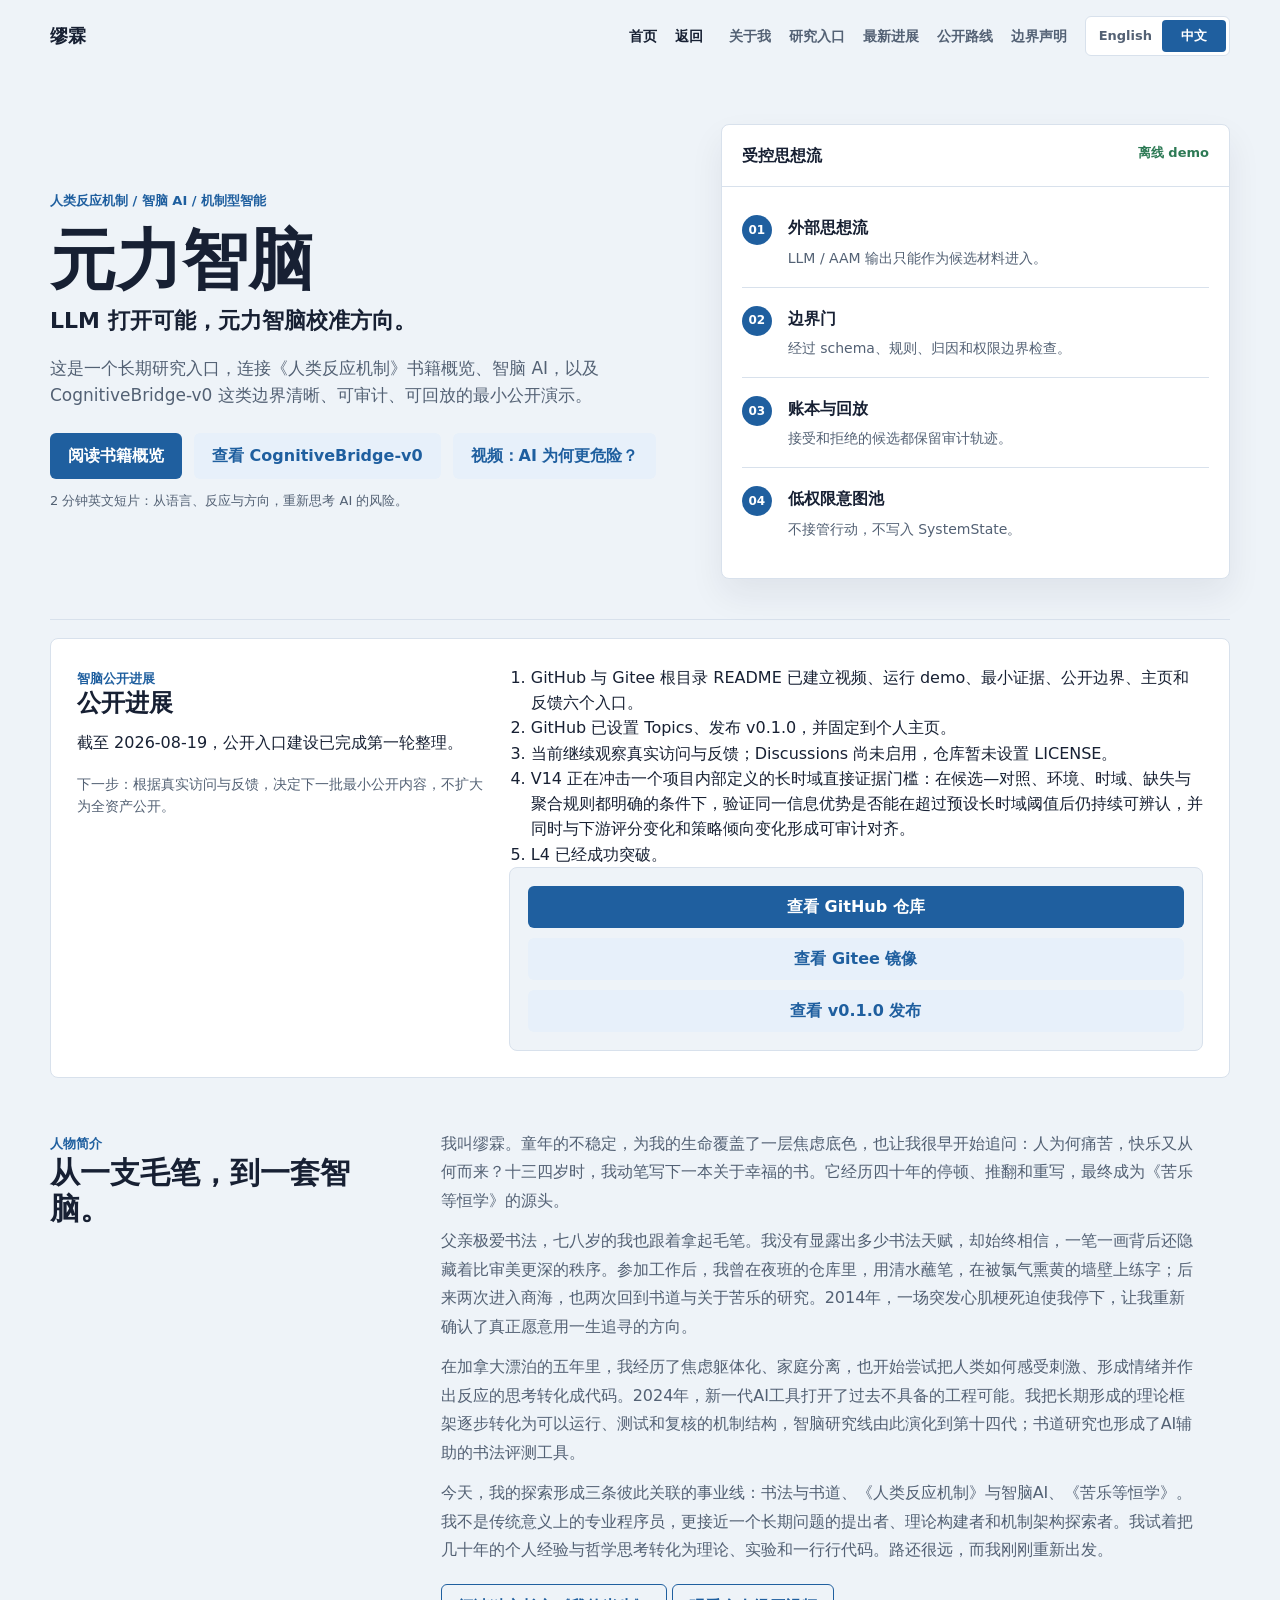
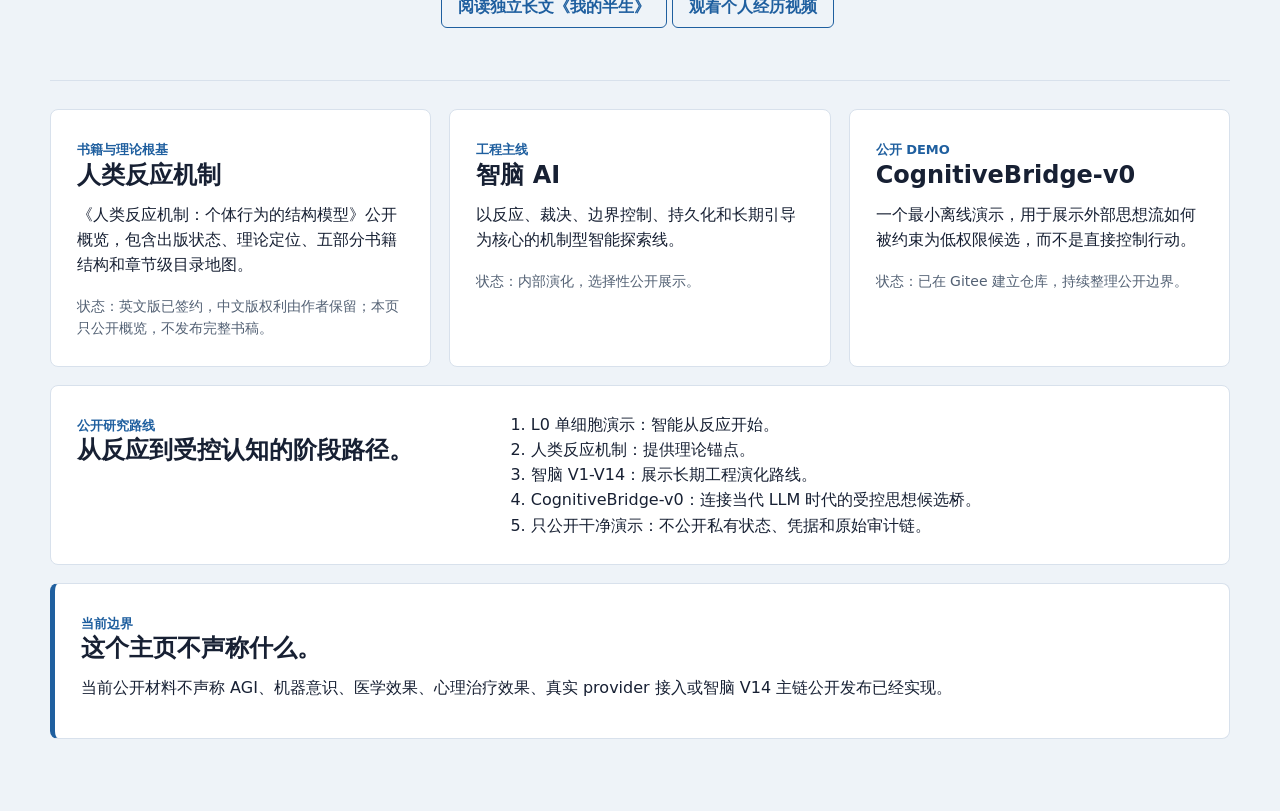
<file: index-zh.html>
<!doctype html>
<html lang="zh-CN">
<head>
  <meta charset="utf-8">
  <meta name="viewport" content="width=device-width, initial-scale=1">
  <title>缪霖 | 人类反应机制书籍与智脑 AI</title>
  <meta name="description" content="缪霖的人类反应机制书籍概览、智脑 AI 与机制型智能公开主页。">
  <link rel="stylesheet" href="styles.css?v=20260803-3">
</head>
<body>
  <header class="site-header">
    <a class="brand" href="index-zh.html">缪霖</a>
    <div class="header-tools">
      <div class="page-controls" aria-label="页面导航">
        <a href="index-zh.html">首页</a>
        <button type="button" onclick="if (history.length > 1) { history.back(); } else { location.href='index-zh.html'; }">返回</button>
      </div>
      <nav aria-label="主导航">
        <a href="#about">关于我</a>
        <a href="#research">研究入口</a>
        <a href="#updates">最新进展</a>
        <a href="#roadmap">公开路线</a>
        <a href="#boundary">边界声明</a>
      </nav>
      <div class="language-switch" aria-label="语言">
        <a href="index.html" lang="en">English</a>
        <a href="index-zh.html" lang="zh-CN" aria-current="true">中文</a>
      </div>
    </div>
  </header>

  <main>
    <section class="hero">
      <div class="hero-copy">
        <p class="eyebrow">人类反应机制 / 智脑 AI / 机制型智能</p>
        <h1 class="brand-title">元力智脑</h1>
        <p class="brand-tagline">LLM 打开可能，元力智脑校准方向。</p>
        <p class="lead">
          这是一个长期研究入口，连接《人类反应机制》书籍概览、智脑 AI，以及 CognitiveBridge-v0
          这类边界清晰、可审计、可回放的最小公开演示。
        </p>
        <div class="actions">
          <a class="primary-action" href="human-reaction-mechanism-zh.html">阅读书籍概览</a>
          <a class="secondary-action" href="https://gitee.com/miaolin99/cognitive-bridge-v0-public">查看 CognitiveBridge-v0</a>
          <a class="secondary-action" href="https://youtu.be/4LL3pKtgA4Q" target="_blank" rel="noopener">视频：AI 为何更危险？</a>
        </div>
        <p class="video-note">2 分钟英文短片：从语言、反应与方向，重新思考 AI 的风险。</p>
      </div>

      <aside class="trace-card" aria-label="受控思想流预览">
        <div class="trace-header">
          <span>受控思想流</span>
          <span class="status-dot">离线 demo</span>
        </div>
        <div class="flow">
          <div class="flow-item">
            <span class="step">01</span>
            <strong>外部思想流</strong>
            <p>LLM / AAM 输出只能作为候选材料进入。</p>
          </div>
          <div class="flow-item">
            <span class="step">02</span>
            <strong>边界门</strong>
            <p>经过 schema、规则、归因和权限边界检查。</p>
          </div>
          <div class="flow-item">
            <span class="step">03</span>
            <strong>账本与回放</strong>
            <p>接受和拒绝的候选都保留审计轨迹。</p>
          </div>
          <div class="flow-item final">
            <span class="step">04</span>
            <strong>低权限意图池</strong>
            <p>不接管行动，不写入 SystemState。</p>
          </div>
        </div>
      </aside>
    </section>

    <section id="updates" class="section-panel roadmap updates-panel" aria-labelledby="updates-title">
      <div>
        <span class="label">智脑公开进展</span>
        <h2 id="updates-title">公开进展</h2>
        <p>截至 2026-08-19，公开入口建设已完成第一轮整理。</p>
        <p class="status">下一步：根据真实访问与反馈，决定下一批最小公开内容，不扩大为全资产公开。</p>
      </div>
      <div>
        <ol>
          <li>GitHub 与 Gitee 根目录 README 已建立视频、运行 demo、最小证据、公开边界、主页和反馈六个入口。</li>
          <li>GitHub 已设置 Topics、发布 v0.1.0，并固定到个人主页。</li>
          <li>当前继续观察真实访问与反馈；Discussions 尚未启用，仓库暂未设置 LICENSE。</li>
          <li>V14 正在冲击一个项目内部定义的长时域直接证据门槛：在候选—对照、环境、时域、缺失与聚合规则都明确的条件下，验证同一信息优势是否能在超过预设长时域阈值后仍持续可辨认，并同时与下游评分变化和策略倾向变化形成可审计对齐。</li>
          <li>L4 已经成功突破。</li>
        </ol>
        <div class="mini-actions">
          <a href="https://github.com/laoxin99/cognitive-bridge-v0-public">查看 GitHub 仓库</a>
          <a href="https://gitee.com/miaolin99/cognitive-bridge-v0-public">查看 Gitee 镜像</a>
          <a href="https://github.com/laoxin99/cognitive-bridge-v0-public/releases/tag/v0.1.0">查看 v0.1.0 发布</a>
        </div>
      </div>
    </section>

    <section id="about" class="about-section" aria-labelledby="about-title">
      <div class="about-heading">
        <span class="label">人物简介</span>
        <h2 id="about-title">从一支毛笔，到一套智脑。</h2>
      </div>
      <div class="about-copy">
        <p>
          我叫缪霖。童年的不稳定，为我的生命覆盖了一层焦虑底色，也让我很早开始追问：人为何痛苦，快乐又从何而来？十三四岁时，我动笔写下一本关于幸福的书。它经历四十年的停顿、推翻和重写，最终成为《苦乐等恒学》的源头。
        </p>
        <p>
          父亲极爱书法，七八岁的我也跟着拿起毛笔。我没有显露出多少书法天赋，却始终相信，一笔一画背后还隐藏着比审美更深的秩序。参加工作后，我曾在夜班的仓库里，用清水蘸笔，在被氯气熏黄的墙壁上练字；后来两次进入商海，也两次回到书道与关于苦乐的研究。2014年，一场突发心肌梗死迫使我停下，让我重新确认了真正愿意用一生追寻的方向。
        </p>
        <p>
          在加拿大漂泊的五年里，我经历了焦虑躯体化、家庭分离，也开始尝试把人类如何感受刺激、形成情绪并作出反应的思考转化成代码。2024年，新一代AI工具打开了过去不具备的工程可能。我把长期形成的理论框架逐步转化为可以运行、测试和复核的机制结构，智脑研究线由此演化到第十四代；书道研究也形成了AI辅助的书法评测工具。
        </p>
        <p>
          今天，我的探索形成三条彼此关联的事业线：书法与书道、《人类反应机制》与智脑AI、《苦乐等恒学》。我不是传统意义上的专业程序员，更接近一个长期问题的提出者、理论构建者和机制架构探索者。我试着把几十年的个人经验与哲学思考转化为理论、实验和一行行代码。路还很远，而我刚刚重新出发。
        </p>
        <a class="story-link" href="my-first-half-life-zh.html">阅读独立长文《我的半生》</a>
        <a class="story-link" href="https://youtu.be/RFLoA1-r97s" target="_blank" rel="noopener">观看个人经历视频</a>
      </div>
    </section>

    <section id="research" class="research-grid" aria-label="研究方向">
      <article class="linked-panel">
        <a class="panel-link" href="human-reaction-mechanism-zh.html" aria-label="阅读人类反应机制概览"></a>
        <span class="label">书籍与理论根基</span>
        <h2>人类反应机制</h2>
        <p>
          《人类反应机制：个体行为的结构模型》公开概览，包含出版状态、理论定位、五部分书籍结构和章节级目录地图。
        </p>
        <p class="status">状态：英文版已签约，中文版权利由作者保留；本页只公开概览，不发布完整书稿。</p>
      </article>

      <article>
        <span class="label">工程主线</span>
        <h2>智脑 AI</h2>
        <p>
          以反应、裁决、边界控制、持久化和长期引导为核心的机制型智能探索线。
        </p>
        <p class="status">状态：内部演化，选择性公开展示。</p>
      </article>

      <article>
        <span class="label">公开 demo</span>
        <h2>CognitiveBridge-v0</h2>
        <p>
          一个最小离线演示，用于展示外部思想流如何被约束为低权限候选，而不是直接控制行动。
        </p>
        <p class="status">状态：已在 Gitee 建立仓库，持续整理公开边界。</p>
      </article>
    </section>

    <section id="roadmap" class="section-panel roadmap">
      <div>
        <span class="label">公开研究路线</span>
        <h2>从反应到受控认知的阶段路径。</h2>
      </div>
      <ol>
        <li>L0 单细胞演示：智能从反应开始。</li>
        <li>人类反应机制：提供理论锚点。</li>
        <li>智脑 V1-V14：展示长期工程演化路线。</li>
        <li>CognitiveBridge-v0：连接当代 LLM 时代的受控思想候选桥。</li>
        <li>只公开干净演示：不公开私有状态、凭据和原始审计链。</li>
      </ol>
    </section>

    <section id="boundary" class="section-panel boundary">
      <span class="label">当前边界</span>
      <h2>这个主页不声称什么。</h2>
      <p>
        当前公开材料不声称 AGI、机器意识、医学效果、心理治疗效果、真实 provider 接入或智脑 V14 主链公开发布已经实现。
      </p>
    </section>
  </main>
</body>
</html>
</file>
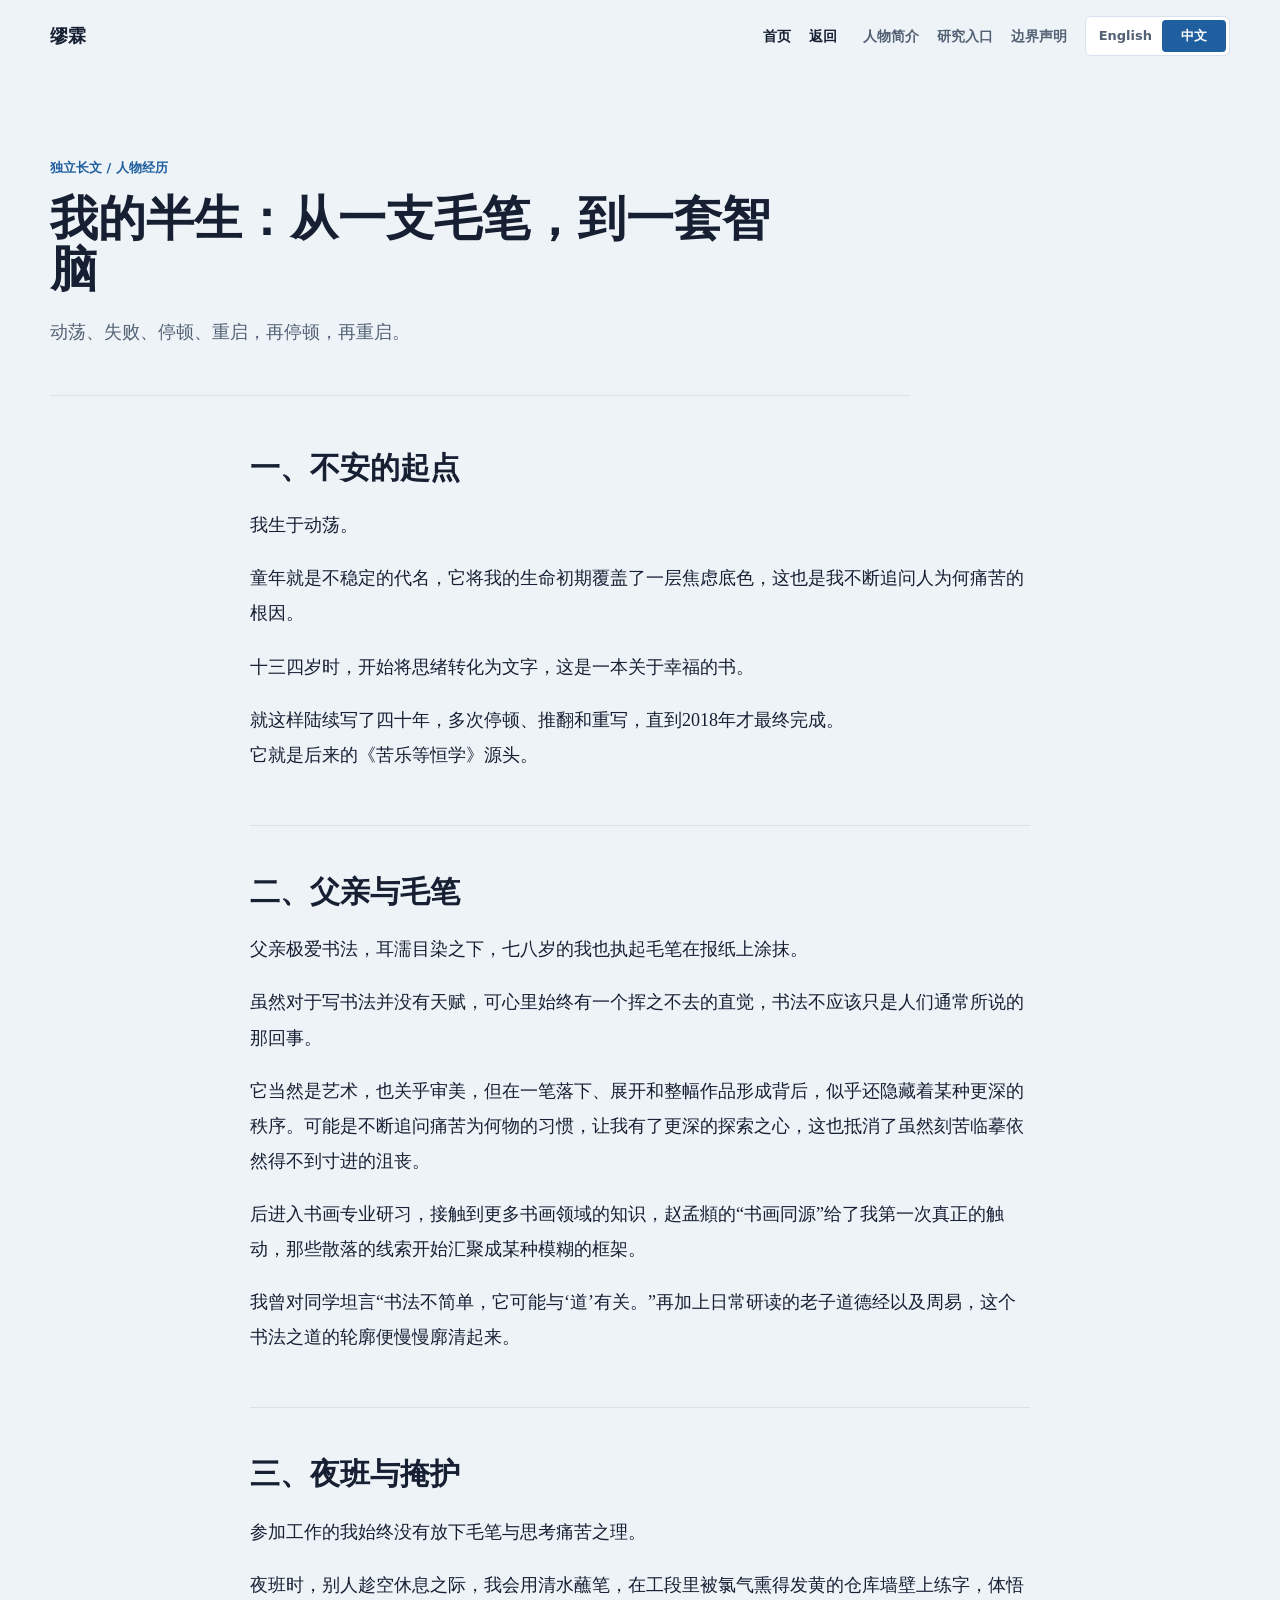
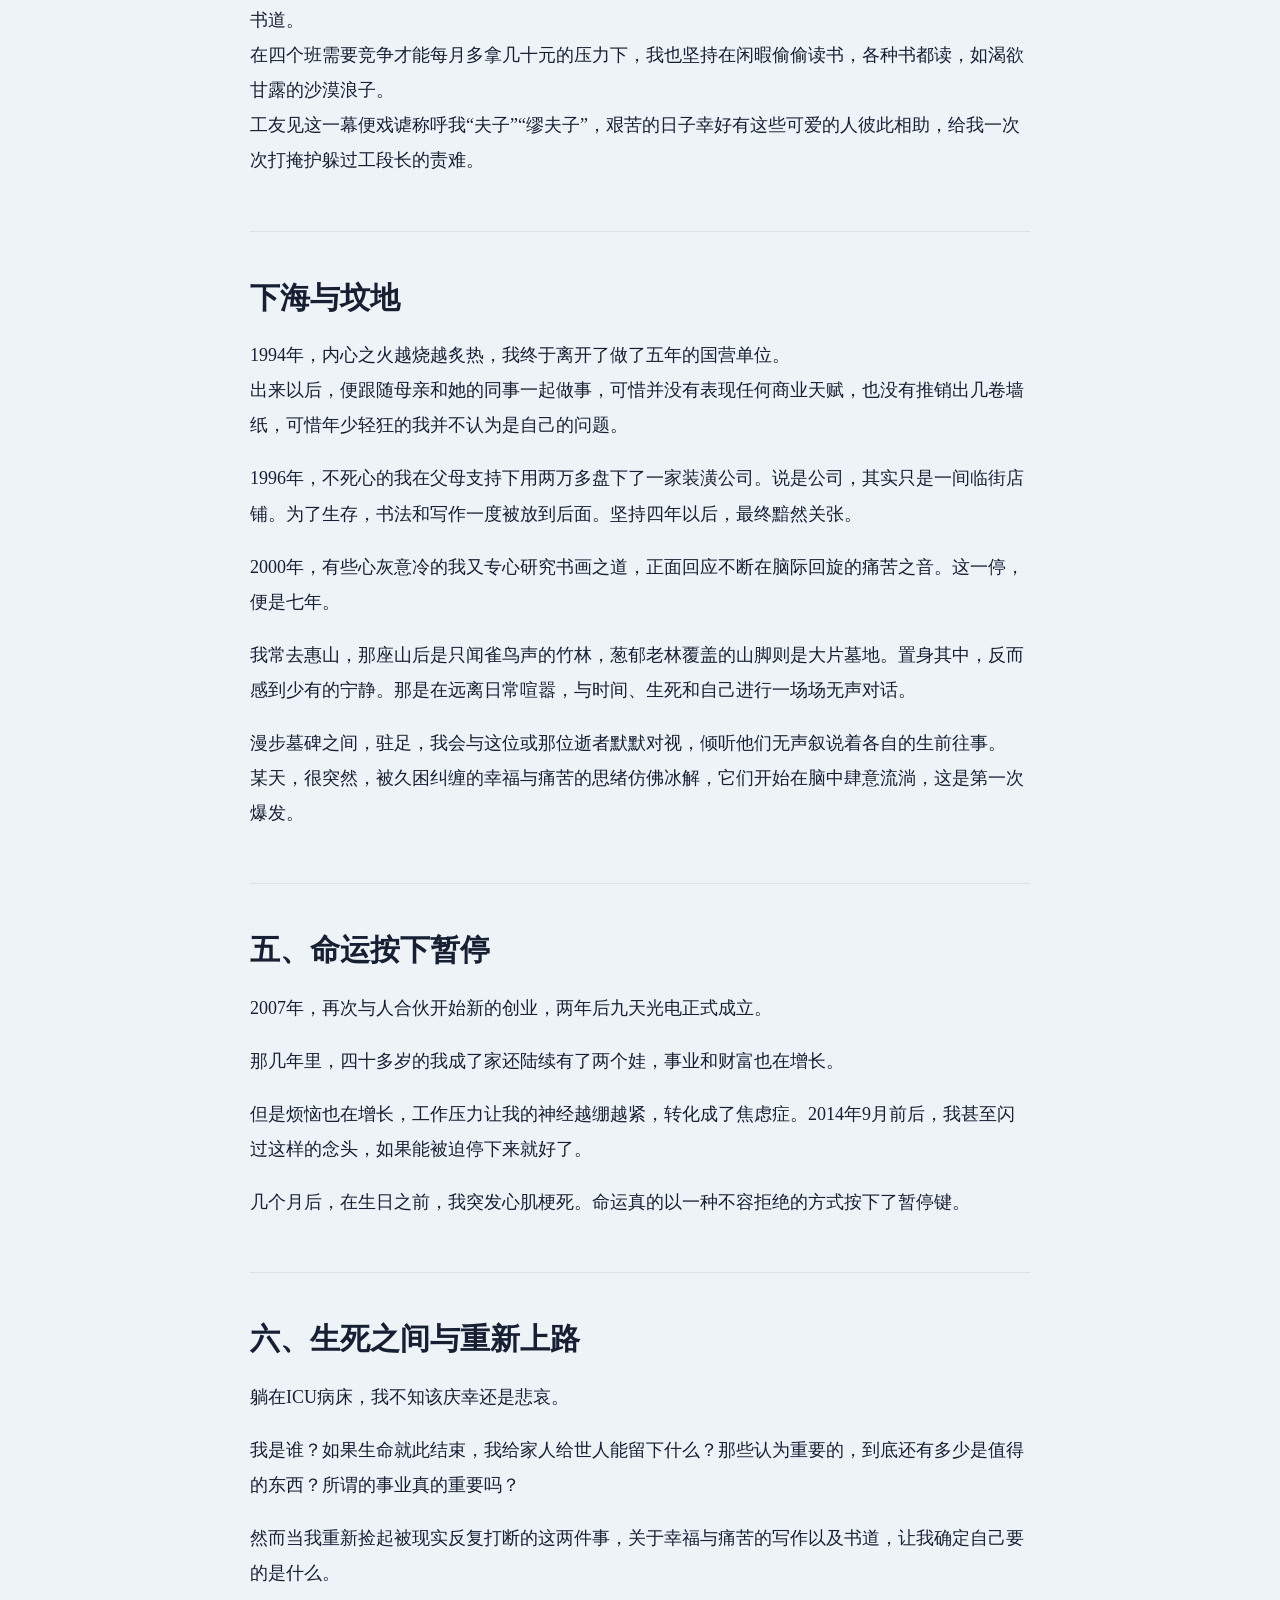
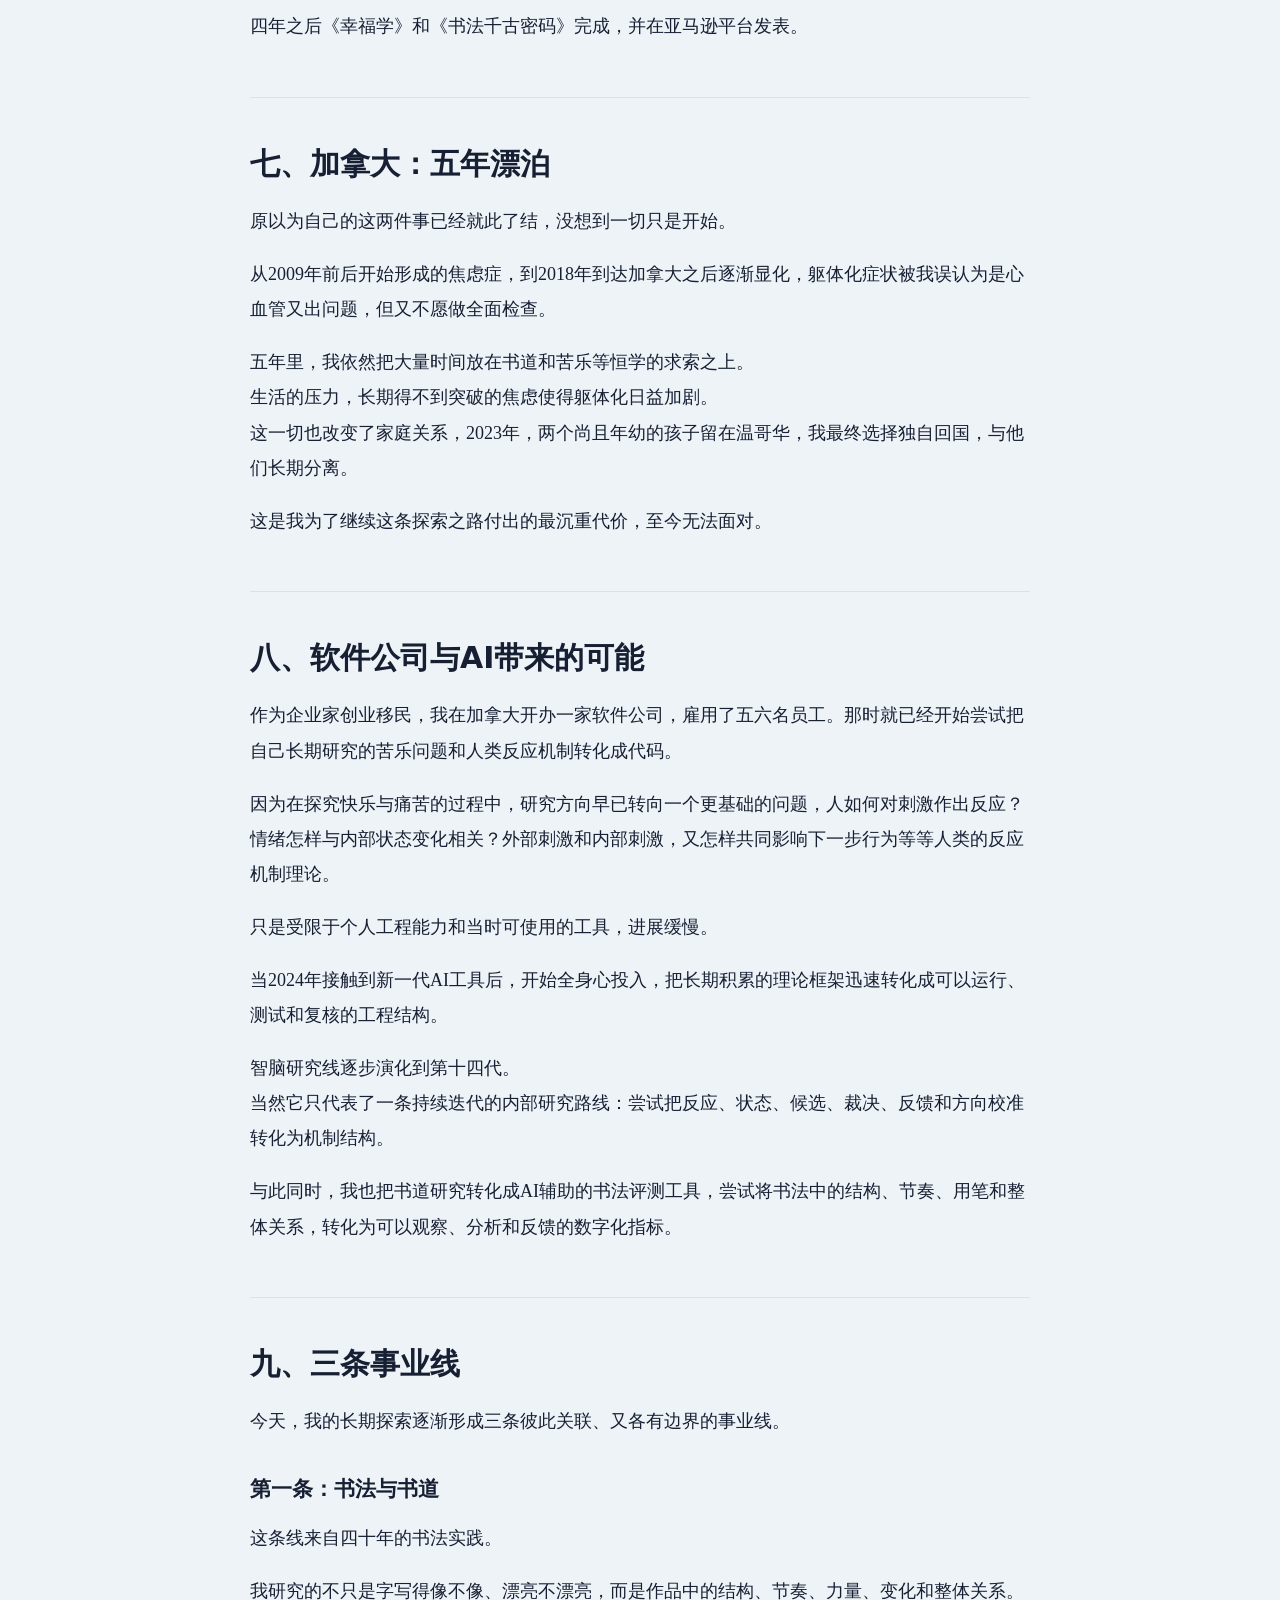
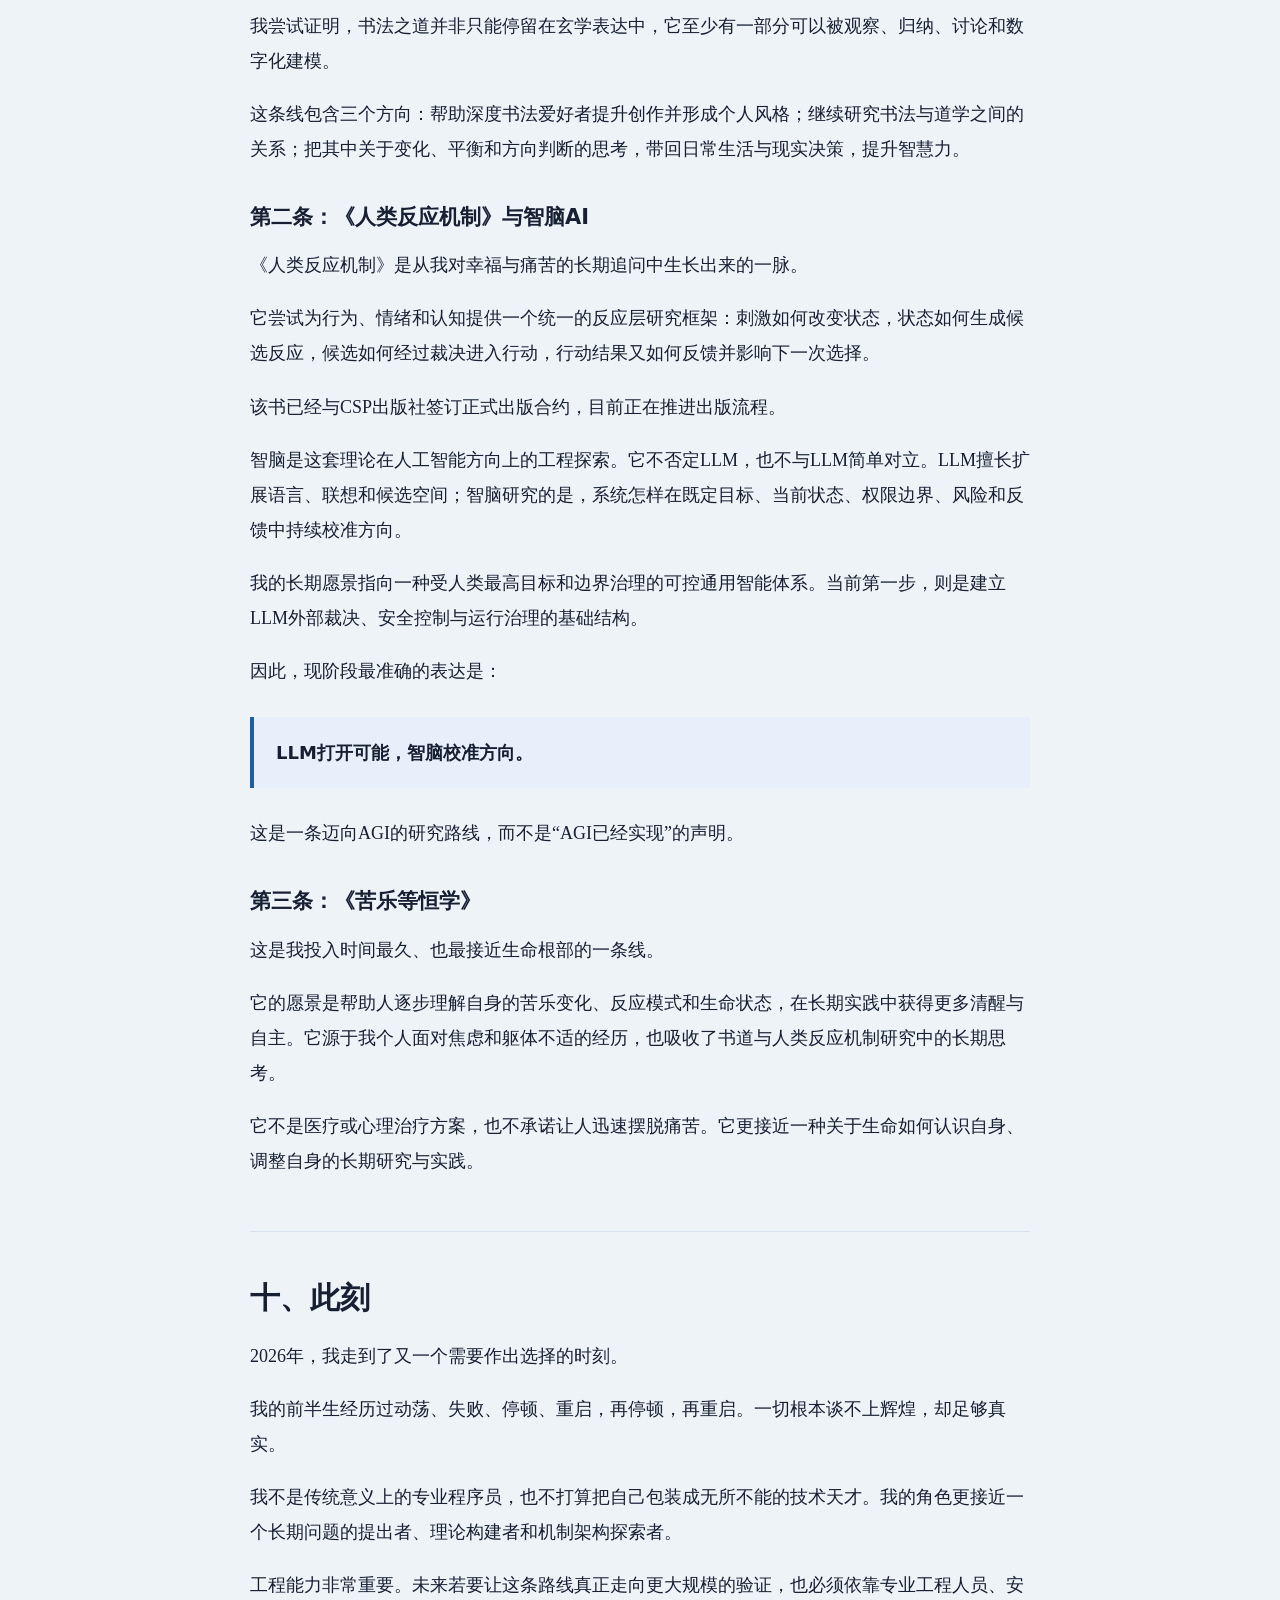
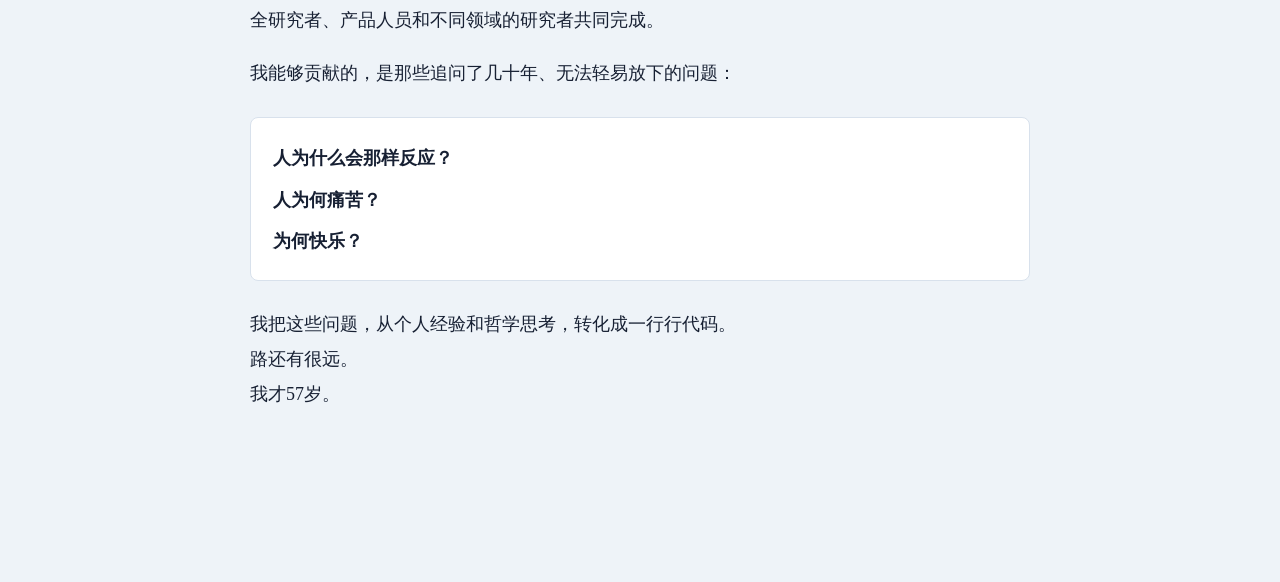
<file: my-first-half-life-zh.html>
<!doctype html>
<html lang="zh-CN">
<head>
  <meta charset="utf-8">
  <meta name="viewport" content="width=device-width, initial-scale=1">
  <title>我的半生：从一支毛笔，到一套智脑 | 缪霖</title>
  <meta name="description" content="缪霖的个人经历：从书道、苦乐追问，到人类反应机制与智脑AI。">
  <link rel="stylesheet" href="styles.css?v=20260803-3">
</head>
<body>
  <header class="site-header">
    <a class="brand" href="index-zh.html">缪霖</a>
    <div class="header-tools">
      <div class="page-controls" aria-label="页面导航">
        <a href="index-zh.html">首页</a>
        <button type="button" onclick="if (history.length > 1) { history.back(); } else { location.href='index-zh.html'; }">返回</button>
      </div>
      <nav aria-label="主导航">
        <a href="index-zh.html#about">人物简介</a>
        <a href="index-zh.html#research">研究入口</a>
        <a href="index-zh.html#boundary">边界声明</a>
      </nav>
      <div class="language-switch" aria-label="语言">
        <a href="my-first-half-life.html" lang="en">English</a>
        <a href="my-first-half-life-zh.html" lang="zh-CN" aria-current="true">中文</a>
      </div>
    </div>
  </header>

  <main class="story-page">
    <header class="story-hero">
      <p class="eyebrow">独立长文 / 人物经历</p>
      <h1>我的半生：从一支毛笔，到一套智脑</h1>
      <p class="story-intro">动荡、失败、停顿、重启，再停顿，再重启。</p>
    </header>

    <article class="longform">
      <section>
        <h2>一、不安的起点</h2>
        <p>我生于动荡。</p>
        <p>童年就是不稳定的代名，它将我的生命初期覆盖了一层焦虑底色，这也是我不断追问人为何痛苦的根因。</p>
        <p>十三四岁时，开始将思绪转化为文字，这是一本关于幸福的书。</p>
        <p>就这样陆续写了四十年，多次停顿、推翻和重写，直到2018年才最终完成。<br>它就是后来的《苦乐等恒学》源头。</p>
      </section>

      <section>
        <h2>二、父亲与毛笔</h2>
        <p>父亲极爱书法，耳濡目染之下，七八岁的我也执起毛笔在报纸上涂抹。</p>
        <p>虽然对于写书法并没有天赋，可心里始终有一个挥之不去的直觉，书法不应该只是人们通常所说的那回事。</p>
        <p>它当然是艺术，也关乎审美，但在一笔落下、展开和整幅作品形成背后，似乎还隐藏着某种更深的秩序。可能是不断追问痛苦为何物的习惯，让我有了更深的探索之心，这也抵消了虽然刻苦临摹依然得不到寸进的沮丧。</p>
        <p>后进入书画专业研习，接触到更多书画领域的知识，赵孟頫的“书画同源”给了我第一次真正的触动，那些散落的线索开始汇聚成某种模糊的框架。</p>
        <p>我曾对同学坦言“书法不简单，它可能与‘道’有关。”再加上日常研读的老子道德经以及周易，这个书法之道的轮廓便慢慢廓清起来。</p>
      </section>

      <section>
        <h2>三、夜班与掩护</h2>
        <p>参加工作的我始终没有放下毛笔与思考痛苦之理。</p>
        <p>夜班时，别人趁空休息之际，我会用清水蘸笔，在工段里被氯气熏得发黄的仓库墙壁上练字，体悟书道。<br>在四个班需要竞争才能每月多拿几十元的压力下，我也坚持在闲暇偷偷读书，各种书都读，如渴欲甘露的沙漠浪子。<br>工友见这一幕便戏谑称呼我“夫子”“缪夫子”，艰苦的日子幸好有这些可爱的人彼此相助，给我一次次打掩护躲过工段长的责难。</p>
      </section>

      <section>
        <h2>下海与坟地</h2>
        <p>1994年，内心之火越烧越炙热，我终于离开了做了五年的国营单位。<br>出来以后，便跟随母亲和她的同事一起做事，可惜并没有表现任何商业天赋，也没有推销出几卷墙纸，可惜年少轻狂的我并不认为是自己的问题。</p>
        <p>1996年，不死心的我在父母支持下用两万多盘下了一家装潢公司。说是公司，其实只是一间临街店铺。为了生存，书法和写作一度被放到后面。坚持四年以后，最终黯然关张。</p>
        <p>2000年，有些心灰意冷的我又专心研究书画之道，正面回应不断在脑际回旋的痛苦之音。这一停，便是七年。</p>
        <p>我常去惠山，那座山后是只闻雀鸟声的竹林，葱郁老林覆盖的山脚则是大片墓地。置身其中，反而感到少有的宁静。那是在远离日常喧嚣，与时间、生死和自己进行一场场无声对话。</p>
        <p>漫步墓碑之间，驻足，我会与这位或那位逝者默默对视，倾听他们无声叙说着各自的生前往事。<br>某天，很突然，被久困纠缠的幸福与痛苦的思绪仿佛冰解，它们开始在脑中肆意流淌，这是第一次爆发。</p>
      </section>

      <section>
        <h2>五、命运按下暂停</h2>
        <p>2007年，再次与人合伙开始新的创业，两年后九天光电正式成立。</p>
        <p>那几年里，四十多岁的我成了家还陆续有了两个娃，事业和财富也在增长。</p>
        <p>但是烦恼也在增长，工作压力让我的神经越绷越紧，转化成了焦虑症。2014年9月前后，我甚至闪过这样的念头，如果能被迫停下来就好了。</p>
        <p>几个月后，在生日之前，我突发心肌梗死。命运真的以一种不容拒绝的方式按下了暂停键。</p>
      </section>

      <section>
        <h2>六、生死之间与重新上路</h2>
        <p>躺在ICU病床，我不知该庆幸还是悲哀。</p>
        <p>我是谁？如果生命就此结束，我给家人给世人能留下什么？那些认为重要的，到底还有多少是值得的东西？所谓的事业真的重要吗？</p>
        <p>然而当我重新捡起被现实反复打断的这两件事，关于幸福与痛苦的写作以及书道，让我确定自己要的是什么。</p>
        <p>四年之后《幸福学》和《书法千古密码》完成，并在亚马逊平台发表。</p>
      </section>

      <section>
        <h2>七、加拿大：五年漂泊</h2>
        <p>原以为自己的这两件事已经就此了结，没想到一切只是开始。</p>
        <p>从2009年前后开始形成的焦虑症，到2018年到达加拿大之后逐渐显化，躯体化症状被我误认为是心血管又出问题，但又不愿做全面检查。</p>
        <p>五年里，我依然把大量时间放在书道和苦乐等恒学的求索之上。<br>生活的压力，长期得不到突破的焦虑使得躯体化日益加剧。<br>这一切也改变了家庭关系，2023年，两个尚且年幼的孩子留在温哥华，我最终选择独自回国，与他们长期分离。</p>
        <p>这是我为了继续这条探索之路付出的最沉重代价，至今无法面对。</p>
      </section>

      <section>
        <h2>八、软件公司与AI带来的可能</h2>
        <p>作为企业家创业移民，我在加拿大开办一家软件公司，雇用了五六名员工。那时就已经开始尝试把自己长期研究的苦乐问题和人类反应机制转化成代码。</p>
        <p>因为在探究快乐与痛苦的过程中，研究方向早已转向一个更基础的问题，人如何对刺激作出反应？情绪怎样与内部状态变化相关？外部刺激和内部刺激，又怎样共同影响下一步行为等等人类的反应机制理论。</p>
        <p>只是受限于个人工程能力和当时可使用的工具，进展缓慢。</p>
        <p>当2024年接触到新一代AI工具后，开始全身心投入，把长期积累的理论框架迅速转化成可以运行、测试和复核的工程结构。</p>
        <p>智脑研究线逐步演化到第十四代。<br>当然它只代表了一条持续迭代的内部研究路线：尝试把反应、状态、候选、裁决、反馈和方向校准转化为机制结构。</p>
        <p>与此同时，我也把书道研究转化成AI辅助的书法评测工具，尝试将书法中的结构、节奏、用笔和整体关系，转化为可以观察、分析和反馈的数字化指标。</p>
      </section>

      <section>
        <h2>九、三条事业线</h2>
        <p>今天，我的长期探索逐渐形成三条彼此关联、又各有边界的事业线。</p>

        <h3>第一条：书法与书道</h3>
        <p>这条线来自四十年的书法实践。</p>
        <p>我研究的不只是字写得像不像、漂亮不漂亮，而是作品中的结构、节奏、力量、变化和整体关系。我尝试证明，书法之道并非只能停留在玄学表达中，它至少有一部分可以被观察、归纳、讨论和数字化建模。</p>
        <p>这条线包含三个方向：帮助深度书法爱好者提升创作并形成个人风格；继续研究书法与道学之间的关系；把其中关于变化、平衡和方向判断的思考，带回日常生活与现实决策，提升智慧力。</p>

        <h3>第二条：《人类反应机制》与智脑AI</h3>
        <p>《人类反应机制》是从我对幸福与痛苦的长期追问中生长出来的一脉。</p>
        <p>它尝试为行为、情绪和认知提供一个统一的反应层研究框架：刺激如何改变状态，状态如何生成候选反应，候选如何经过裁决进入行动，行动结果又如何反馈并影响下一次选择。</p>
        <p>该书已经与CSP出版社签订正式出版合约，目前正在推进出版流程。</p>
        <p>智脑是这套理论在人工智能方向上的工程探索。它不否定LLM，也不与LLM简单对立。LLM擅长扩展语言、联想和候选空间；智脑研究的是，系统怎样在既定目标、当前状态、权限边界、风险和反馈中持续校准方向。</p>
        <p>我的长期愿景指向一种受人类最高目标和边界治理的可控通用智能体系。当前第一步，则是建立LLM外部裁决、安全控制与运行治理的基础结构。</p>
        <p>因此，现阶段最准确的表达是：</p>
        <blockquote><p>LLM打开可能，智脑校准方向。</p></blockquote>
        <p>这是一条迈向AGI的研究路线，而不是“AGI已经实现”的声明。</p>

        <h3>第三条：《苦乐等恒学》</h3>
        <p>这是我投入时间最久、也最接近生命根部的一条线。</p>
        <p>它的愿景是帮助人逐步理解自身的苦乐变化、反应模式和生命状态，在长期实践中获得更多清醒与自主。它源于我个人面对焦虑和躯体不适的经历，也吸收了书道与人类反应机制研究中的长期思考。</p>
        <p>它不是医疗或心理治疗方案，也不承诺让人迅速摆脱痛苦。它更接近一种关于生命如何认识自身、调整自身的长期研究与实践。</p>
      </section>

      <section>
        <h2>十、此刻</h2>
        <p>2026年，我走到了又一个需要作出选择的时刻。</p>
        <p>我的前半生经历过动荡、失败、停顿、重启，再停顿，再重启。一切根本谈不上辉煌，却足够真实。</p>
        <p>我不是传统意义上的专业程序员，也不打算把自己包装成无所不能的技术天才。我的角色更接近一个长期问题的提出者、理论构建者和机制架构探索者。</p>
        <p>工程能力非常重要。未来若要让这条路线真正走向更大规模的验证，也必须依靠专业工程人员、安全研究者、产品人员和不同领域的研究者共同完成。</p>
        <p>我能够贡献的，是那些追问了几十年、无法轻易放下的问题：</p>
        <div class="question-lines">
          <p>人为什么会那样反应？</p>
          <p>人为何痛苦？</p>
          <p>为何快乐？</p>
        </div>
        <p>我把这些问题，从个人经验和哲学思考，转化成一行行代码。<br>路还有很远。<br>我才57岁。</p>
      </section>
    </article>
  </main>
</body>
</html>
</file>
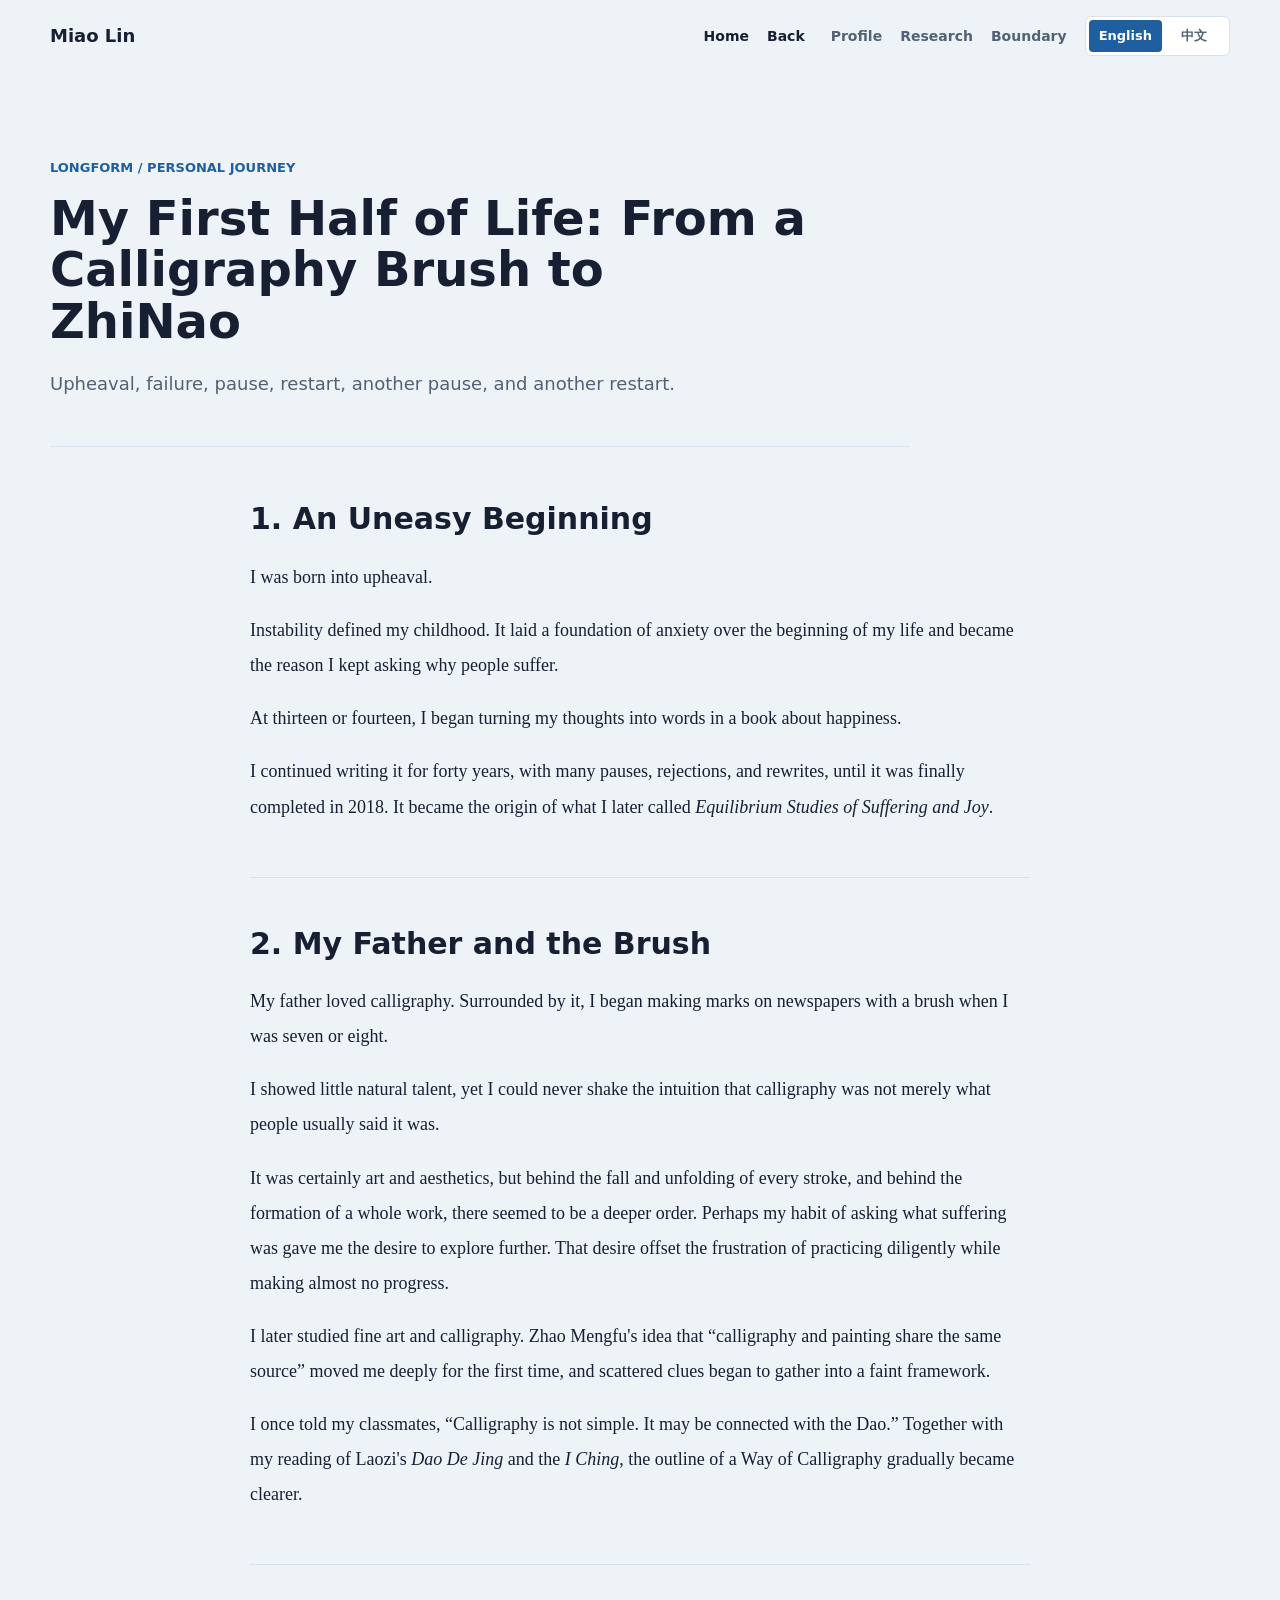
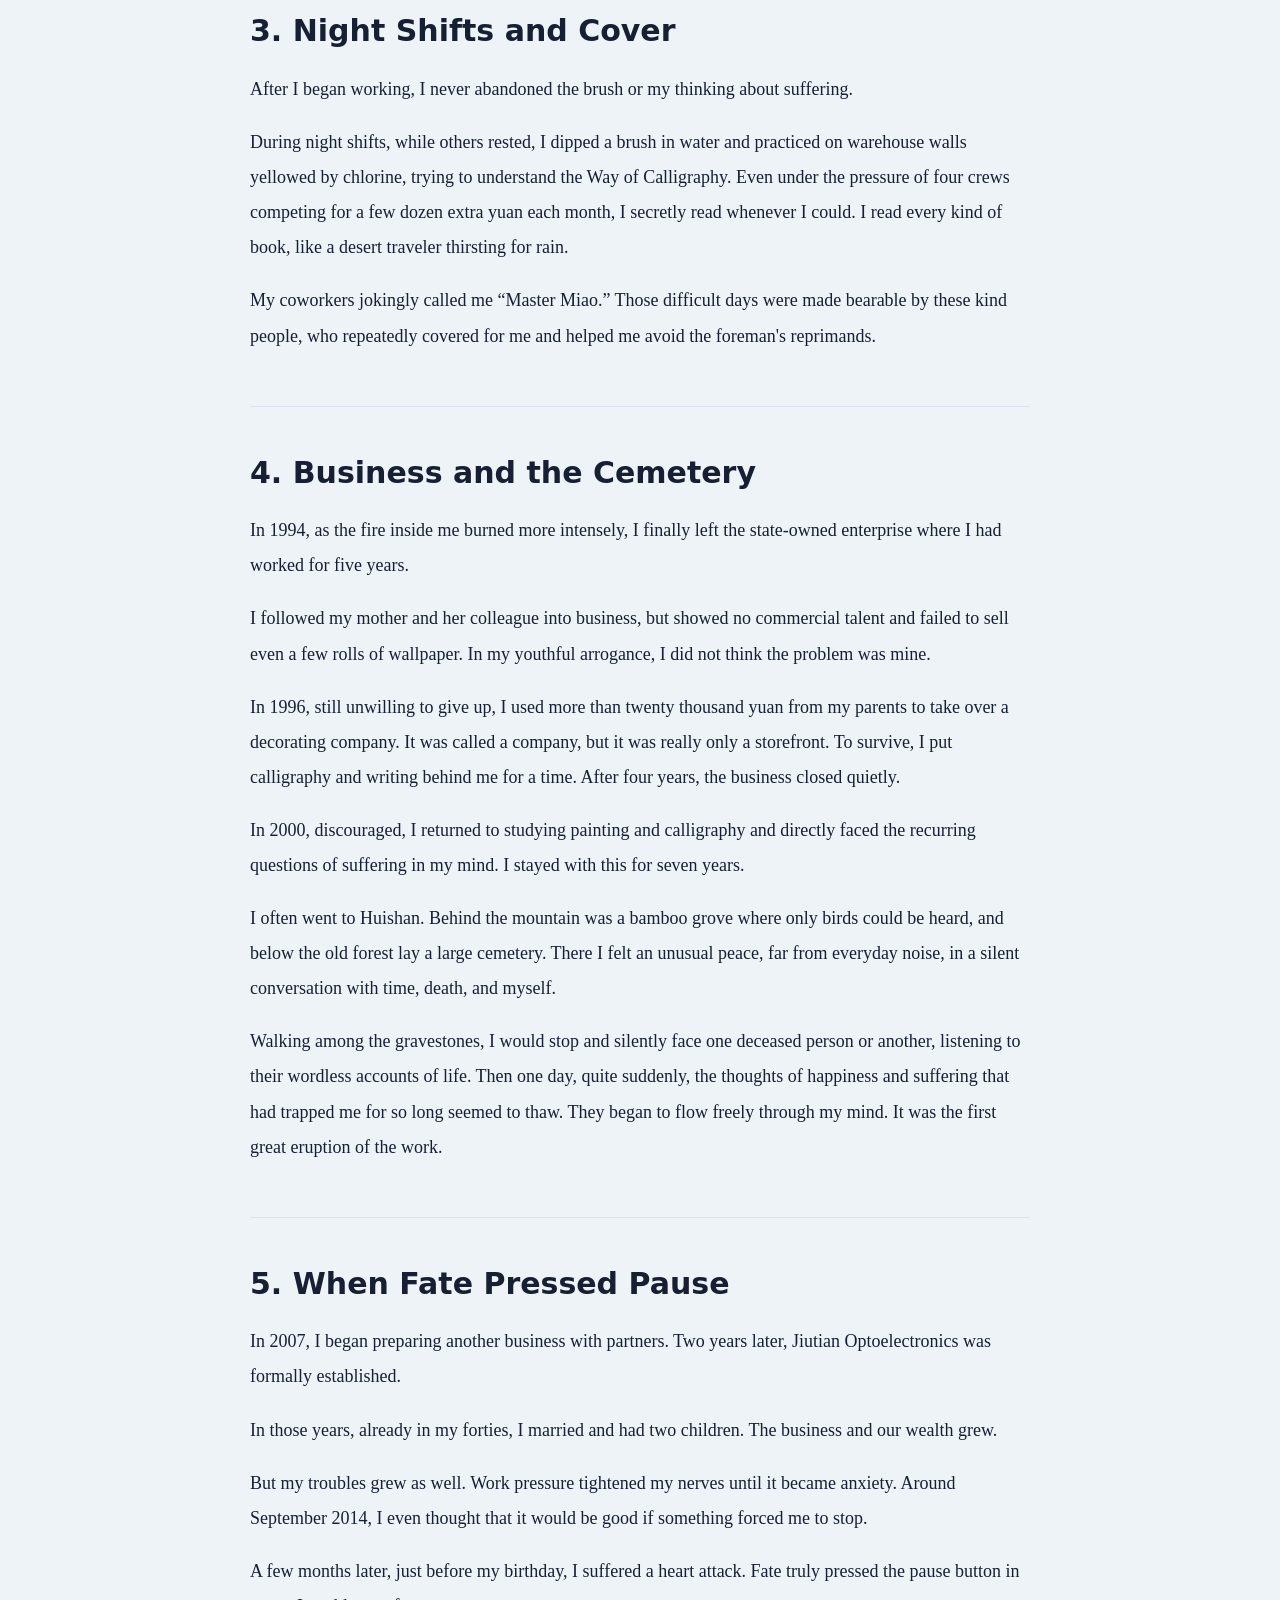
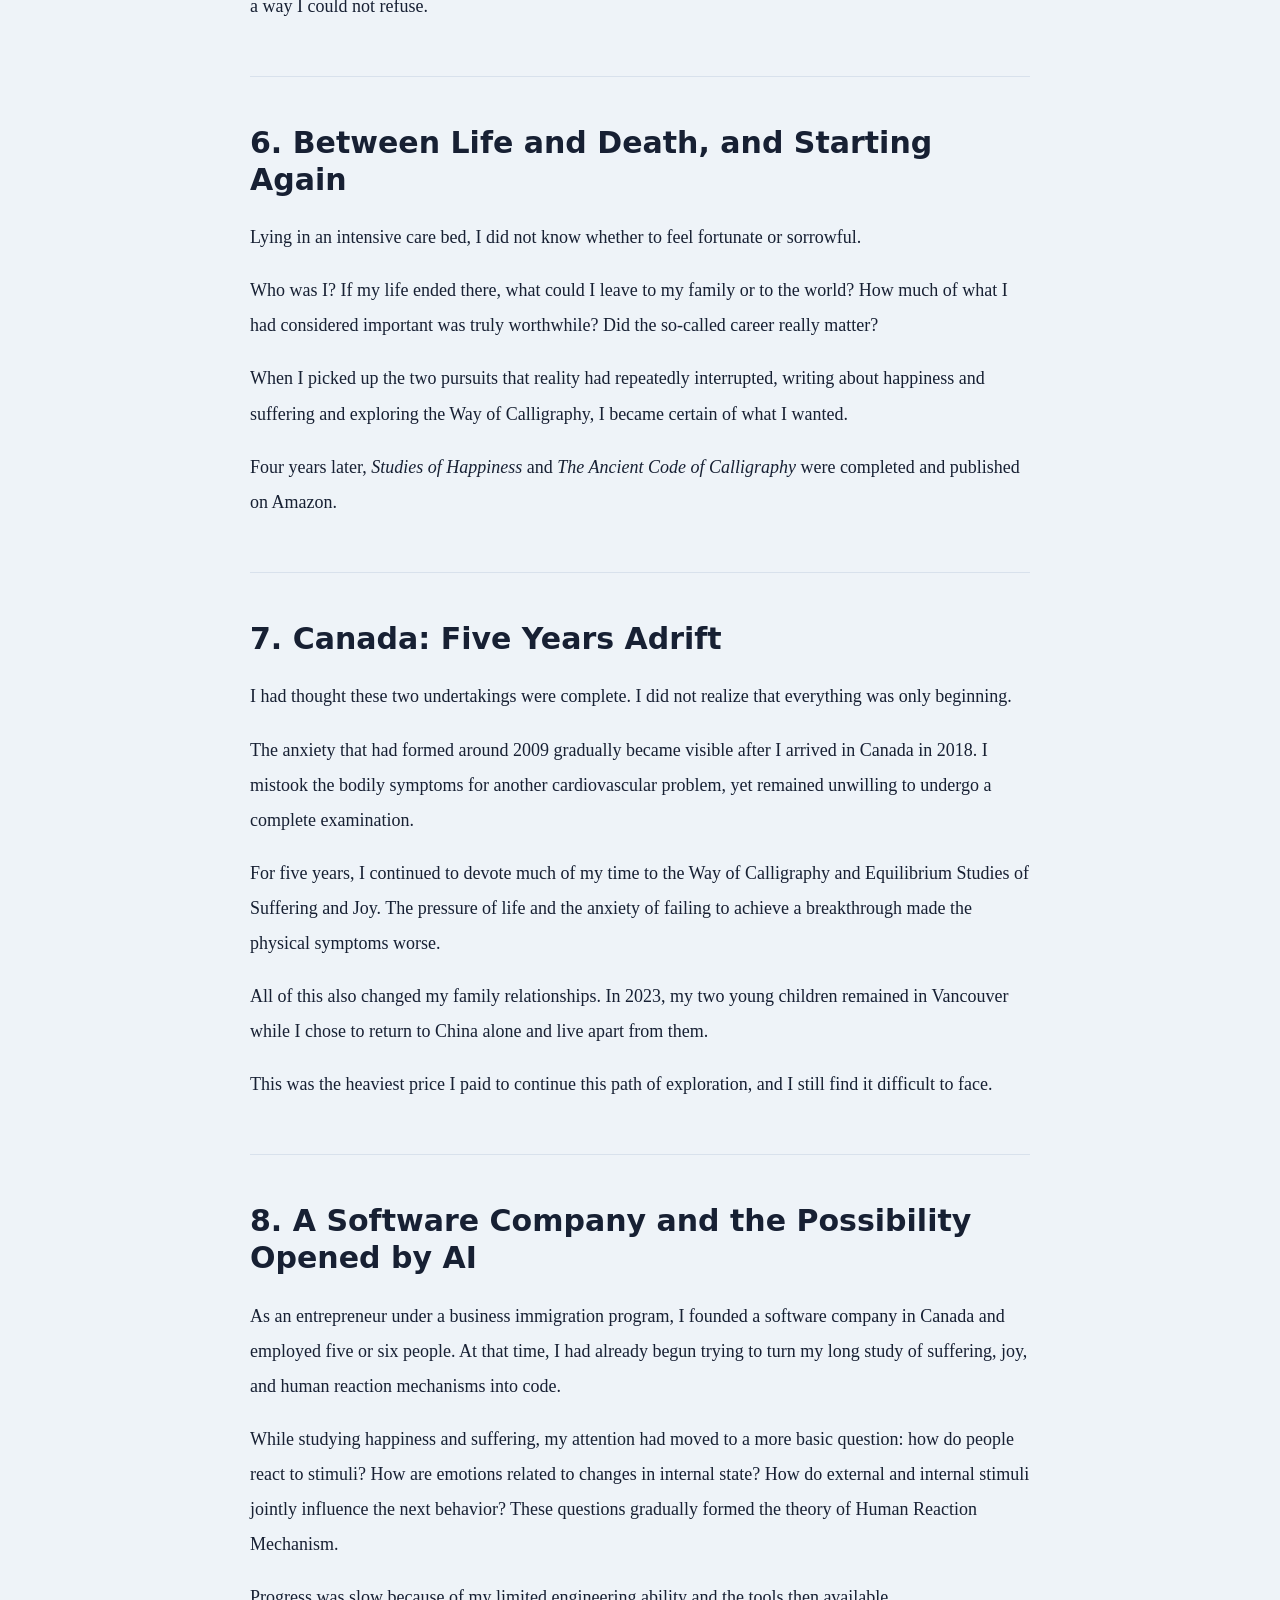
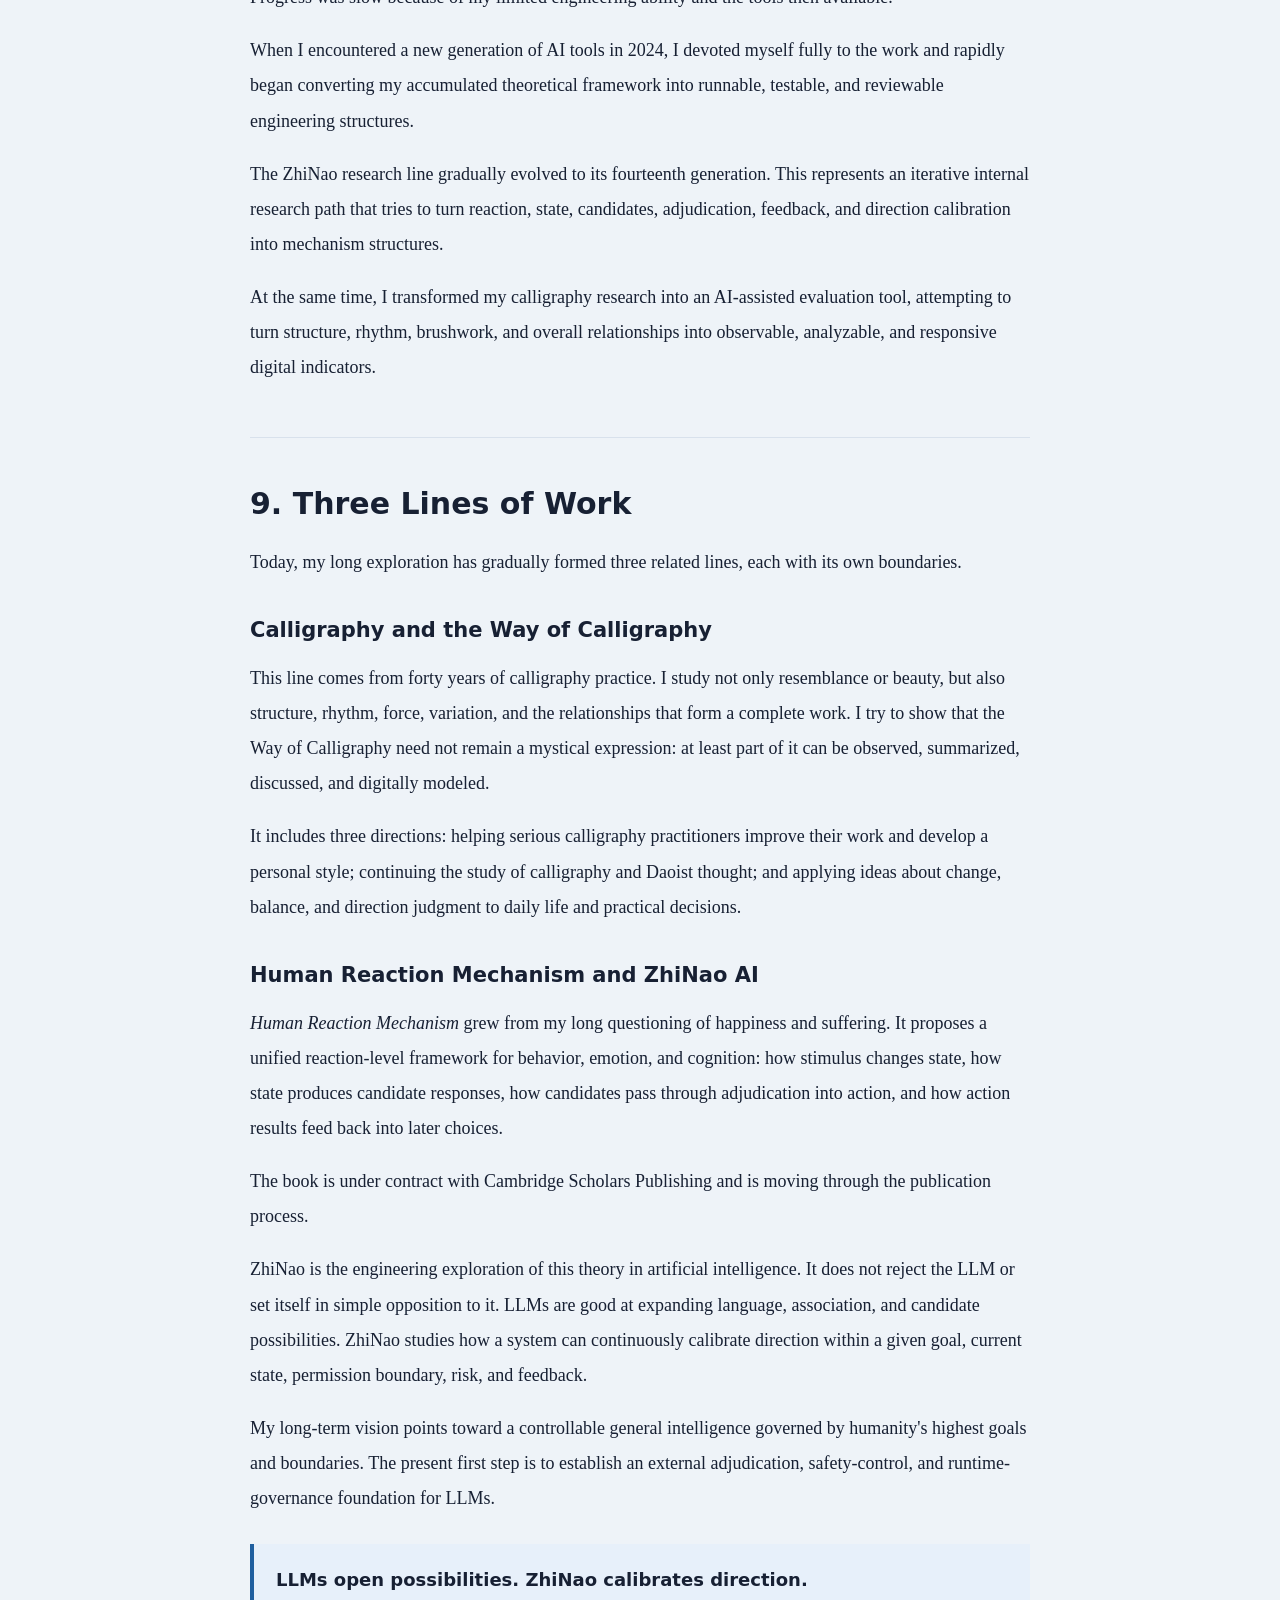
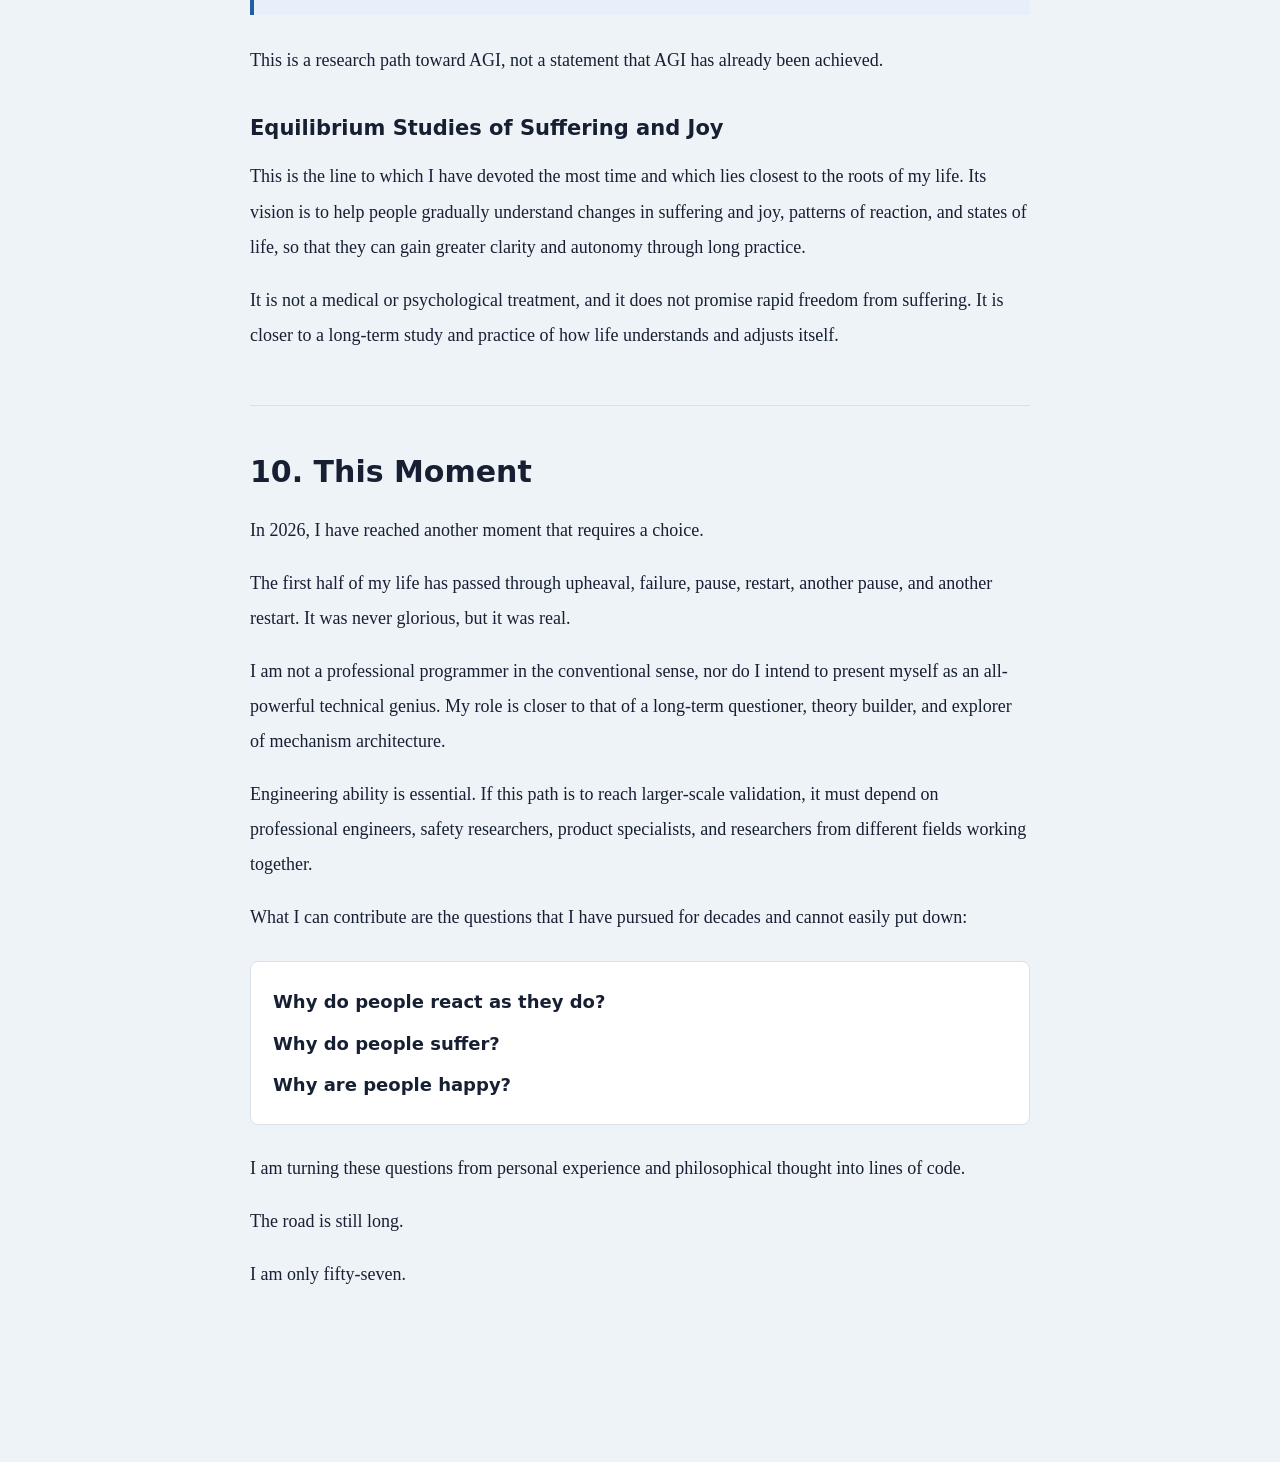
<file: my-first-half-life.html>
<!doctype html>
<html lang="en">
<head>
  <meta charset="utf-8">
  <meta name="viewport" content="width=device-width, initial-scale=1">
  <title>My First Half of Life: From a Calligraphy Brush to ZhiNao | Miao Lin</title>
  <meta name="description" content="Miao Lin's personal journey from calligraphy and the study of suffering and joy to Human Reaction Mechanism and ZhiNao AI.">
  <link rel="stylesheet" href="styles.css?v=20260803-3">
</head>
<body>
  <header class="site-header">
    <a class="brand" href="index.html">Miao Lin</a>
    <div class="header-tools">
      <div class="page-controls" aria-label="Page navigation">
        <a href="index.html">Home</a>
        <button type="button" onclick="if (history.length > 1) { history.back(); } else { location.href='index.html'; }">Back</button>
      </div>
      <nav aria-label="Primary navigation">
        <a href="index.html#about">Profile</a>
        <a href="index.html#research">Research</a>
        <a href="index.html#boundary">Boundary</a>
      </nav>
      <div class="language-switch" aria-label="Language">
        <a href="my-first-half-life.html" lang="en" aria-current="true">English</a>
        <a href="my-first-half-life-zh.html" lang="zh-CN">中文</a>
      </div>
    </div>
  </header>

  <main class="story-page">
    <header class="story-hero">
      <p class="eyebrow">Longform / Personal Journey</p>
      <h1>My First Half of Life: From a Calligraphy Brush to ZhiNao</h1>
      <p class="story-intro">Upheaval, failure, pause, restart, another pause, and another restart.</p>
    </header>

    <article class="longform">
      <section>
        <h2>1. An Uneasy Beginning</h2>
        <p>I was born into upheaval.</p>
        <p>Instability defined my childhood. It laid a foundation of anxiety over the beginning of my life and became the reason I kept asking why people suffer.</p>
        <p>At thirteen or fourteen, I began turning my thoughts into words in a book about happiness.</p>
        <p>I continued writing it for forty years, with many pauses, rejections, and rewrites, until it was finally completed in 2018. It became the origin of what I later called <em>Equilibrium Studies of Suffering and Joy</em>.</p>
      </section>

      <section>
        <h2>2. My Father and the Brush</h2>
        <p>My father loved calligraphy. Surrounded by it, I began making marks on newspapers with a brush when I was seven or eight.</p>
        <p>I showed little natural talent, yet I could never shake the intuition that calligraphy was not merely what people usually said it was.</p>
        <p>It was certainly art and aesthetics, but behind the fall and unfolding of every stroke, and behind the formation of a whole work, there seemed to be a deeper order. Perhaps my habit of asking what suffering was gave me the desire to explore further. That desire offset the frustration of practicing diligently while making almost no progress.</p>
        <p>I later studied fine art and calligraphy. Zhao Mengfu's idea that “calligraphy and painting share the same source” moved me deeply for the first time, and scattered clues began to gather into a faint framework.</p>
        <p>I once told my classmates, “Calligraphy is not simple. It may be connected with the Dao.” Together with my reading of Laozi's <em>Dao De Jing</em> and the <em>I Ching</em>, the outline of a Way of Calligraphy gradually became clearer.</p>
      </section>

      <section>
        <h2>3. Night Shifts and Cover</h2>
        <p>After I began working, I never abandoned the brush or my thinking about suffering.</p>
        <p>During night shifts, while others rested, I dipped a brush in water and practiced on warehouse walls yellowed by chlorine, trying to understand the Way of Calligraphy. Even under the pressure of four crews competing for a few dozen extra yuan each month, I secretly read whenever I could. I read every kind of book, like a desert traveler thirsting for rain.</p>
        <p>My coworkers jokingly called me “Master Miao.” Those difficult days were made bearable by these kind people, who repeatedly covered for me and helped me avoid the foreman's reprimands.</p>
      </section>

      <section>
        <h2>4. Business and the Cemetery</h2>
        <p>In 1994, as the fire inside me burned more intensely, I finally left the state-owned enterprise where I had worked for five years.</p>
        <p>I followed my mother and her colleague into business, but showed no commercial talent and failed to sell even a few rolls of wallpaper. In my youthful arrogance, I did not think the problem was mine.</p>
        <p>In 1996, still unwilling to give up, I used more than twenty thousand yuan from my parents to take over a decorating company. It was called a company, but it was really only a storefront. To survive, I put calligraphy and writing behind me for a time. After four years, the business closed quietly.</p>
        <p>In 2000, discouraged, I returned to studying painting and calligraphy and directly faced the recurring questions of suffering in my mind. I stayed with this for seven years.</p>
        <p>I often went to Huishan. Behind the mountain was a bamboo grove where only birds could be heard, and below the old forest lay a large cemetery. There I felt an unusual peace, far from everyday noise, in a silent conversation with time, death, and myself.</p>
        <p>Walking among the gravestones, I would stop and silently face one deceased person or another, listening to their wordless accounts of life. Then one day, quite suddenly, the thoughts of happiness and suffering that had trapped me for so long seemed to thaw. They began to flow freely through my mind. It was the first great eruption of the work.</p>
      </section>

      <section>
        <h2>5. When Fate Pressed Pause</h2>
        <p>In 2007, I began preparing another business with partners. Two years later, Jiutian Optoelectronics was formally established.</p>
        <p>In those years, already in my forties, I married and had two children. The business and our wealth grew.</p>
        <p>But my troubles grew as well. Work pressure tightened my nerves until it became anxiety. Around September 2014, I even thought that it would be good if something forced me to stop.</p>
        <p>A few months later, just before my birthday, I suffered a heart attack. Fate truly pressed the pause button in a way I could not refuse.</p>
      </section>

      <section>
        <h2>6. Between Life and Death, and Starting Again</h2>
        <p>Lying in an intensive care bed, I did not know whether to feel fortunate or sorrowful.</p>
        <p>Who was I? If my life ended there, what could I leave to my family or to the world? How much of what I had considered important was truly worthwhile? Did the so-called career really matter?</p>
        <p>When I picked up the two pursuits that reality had repeatedly interrupted, writing about happiness and suffering and exploring the Way of Calligraphy, I became certain of what I wanted.</p>
        <p>Four years later, <em>Studies of Happiness</em> and <em>The Ancient Code of Calligraphy</em> were completed and published on Amazon.</p>
      </section>

      <section>
        <h2>7. Canada: Five Years Adrift</h2>
        <p>I had thought these two undertakings were complete. I did not realize that everything was only beginning.</p>
        <p>The anxiety that had formed around 2009 gradually became visible after I arrived in Canada in 2018. I mistook the bodily symptoms for another cardiovascular problem, yet remained unwilling to undergo a complete examination.</p>
        <p>For five years, I continued to devote much of my time to the Way of Calligraphy and Equilibrium Studies of Suffering and Joy. The pressure of life and the anxiety of failing to achieve a breakthrough made the physical symptoms worse.</p>
        <p>All of this also changed my family relationships. In 2023, my two young children remained in Vancouver while I chose to return to China alone and live apart from them.</p>
        <p>This was the heaviest price I paid to continue this path of exploration, and I still find it difficult to face.</p>
      </section>

      <section>
        <h2>8. A Software Company and the Possibility Opened by AI</h2>
        <p>As an entrepreneur under a business immigration program, I founded a software company in Canada and employed five or six people. At that time, I had already begun trying to turn my long study of suffering, joy, and human reaction mechanisms into code.</p>
        <p>While studying happiness and suffering, my attention had moved to a more basic question: how do people react to stimuli? How are emotions related to changes in internal state? How do external and internal stimuli jointly influence the next behavior? These questions gradually formed the theory of Human Reaction Mechanism.</p>
        <p>Progress was slow because of my limited engineering ability and the tools then available.</p>
        <p>When I encountered a new generation of AI tools in 2024, I devoted myself fully to the work and rapidly began converting my accumulated theoretical framework into runnable, testable, and reviewable engineering structures.</p>
        <p>The ZhiNao research line gradually evolved to its fourteenth generation. This represents an iterative internal research path that tries to turn reaction, state, candidates, adjudication, feedback, and direction calibration into mechanism structures.</p>
        <p>At the same time, I transformed my calligraphy research into an AI-assisted evaluation tool, attempting to turn structure, rhythm, brushwork, and overall relationships into observable, analyzable, and responsive digital indicators.</p>
      </section>

      <section>
        <h2>9. Three Lines of Work</h2>
        <p>Today, my long exploration has gradually formed three related lines, each with its own boundaries.</p>

        <h3>Calligraphy and the Way of Calligraphy</h3>
        <p>This line comes from forty years of calligraphy practice. I study not only resemblance or beauty, but also structure, rhythm, force, variation, and the relationships that form a complete work. I try to show that the Way of Calligraphy need not remain a mystical expression: at least part of it can be observed, summarized, discussed, and digitally modeled.</p>
        <p>It includes three directions: helping serious calligraphy practitioners improve their work and develop a personal style; continuing the study of calligraphy and Daoist thought; and applying ideas about change, balance, and direction judgment to daily life and practical decisions.</p>

        <h3>Human Reaction Mechanism and ZhiNao AI</h3>
        <p><em>Human Reaction Mechanism</em> grew from my long questioning of happiness and suffering. It proposes a unified reaction-level framework for behavior, emotion, and cognition: how stimulus changes state, how state produces candidate responses, how candidates pass through adjudication into action, and how action results feed back into later choices.</p>
        <p>The book is under contract with Cambridge Scholars Publishing and is moving through the publication process.</p>
        <p>ZhiNao is the engineering exploration of this theory in artificial intelligence. It does not reject the LLM or set itself in simple opposition to it. LLMs are good at expanding language, association, and candidate possibilities. ZhiNao studies how a system can continuously calibrate direction within a given goal, current state, permission boundary, risk, and feedback.</p>
        <p>My long-term vision points toward a controllable general intelligence governed by humanity's highest goals and boundaries. The present first step is to establish an external adjudication, safety-control, and runtime-governance foundation for LLMs.</p>
        <blockquote><p>LLMs open possibilities. ZhiNao calibrates direction.</p></blockquote>
        <p>This is a research path toward AGI, not a statement that AGI has already been achieved.</p>

        <h3>Equilibrium Studies of Suffering and Joy</h3>
        <p>This is the line to which I have devoted the most time and which lies closest to the roots of my life. Its vision is to help people gradually understand changes in suffering and joy, patterns of reaction, and states of life, so that they can gain greater clarity and autonomy through long practice.</p>
        <p>It is not a medical or psychological treatment, and it does not promise rapid freedom from suffering. It is closer to a long-term study and practice of how life understands and adjusts itself.</p>
      </section>

      <section>
        <h2>10. This Moment</h2>
        <p>In 2026, I have reached another moment that requires a choice.</p>
        <p>The first half of my life has passed through upheaval, failure, pause, restart, another pause, and another restart. It was never glorious, but it was real.</p>
        <p>I am not a professional programmer in the conventional sense, nor do I intend to present myself as an all-powerful technical genius. My role is closer to that of a long-term questioner, theory builder, and explorer of mechanism architecture.</p>
        <p>Engineering ability is essential. If this path is to reach larger-scale validation, it must depend on professional engineers, safety researchers, product specialists, and researchers from different fields working together.</p>
        <p>What I can contribute are the questions that I have pursued for decades and cannot easily put down:</p>
        <div class="question-lines">
          <p>Why do people react as they do?</p>
          <p>Why do people suffer?</p>
          <p>Why are people happy?</p>
        </div>
        <p>I am turning these questions from personal experience and philosophical thought into lines of code.</p>
        <p>The road is still long.</p>
        <p>I am only fifty-seven.</p>
      </section>
    </article>
  </main>
</body>
</html>
</file>
<file: styles.css>
:root {
  --ink: #172033;
  --muted: #536174;
  --soft: #eef3f8;
  --line: #d8e1ec;
  --panel: #ffffff;
  --accent: #1f5f9f;
  --accent-soft: #e7f0fa;
  --success: #2d7a55;
}

* {
  box-sizing: border-box;
}

body {
  margin: 0;
  font-family: Inter, ui-sans-serif, system-ui, -apple-system, BlinkMacSystemFont, "Segoe UI", sans-serif;
  color: var(--ink);
  background: var(--soft);
  line-height: 1.58;
  -webkit-font-smoothing: antialiased;
  text-rendering: optimizeLegibility;
}

a {
  color: inherit;
}

.site-header {
  width: min(1180px, calc(100% - 48px));
  min-height: 72px;
  margin: 0 auto;
  display: flex;
  align-items: center;
  justify-content: space-between;
  gap: 24px;
}

.brand {
  font-size: 18px;
  font-weight: 800;
  color: var(--ink);
  text-decoration: none;
}

nav {
  display: flex;
  align-items: center;
  gap: 18px;
}

nav a {
  color: var(--muted);
  font-size: 14px;
  font-weight: 700;
  text-decoration: none;
}

.header-tools {
  display: flex;
  align-items: center;
  gap: 18px;
}

.language-switch {
  display: inline-flex;
  align-items: center;
  padding: 3px;
  border: 1px solid var(--line);
  border-radius: 6px;
  background: var(--panel);
}

.language-switch a {
  min-width: 64px;
  padding: 6px 10px;
  border-radius: 4px;
  color: var(--muted);
  font-size: 13px;
  font-weight: 800;
  text-align: center;
  text-decoration: none;
}

.language-switch a[aria-current="true"] {
  color: #ffffff;
  background: var(--accent);
}

.page-controls {
  display: inline-flex;
  align-items: center;
  gap: 2px;
  white-space: nowrap;
}

.page-controls a,
.page-controls button {
  appearance: none;
  padding: 6px 8px;
  border: 0;
  border-radius: 4px;
  color: var(--ink);
  background: transparent;
  font: inherit;
  font-size: 14px;
  font-weight: 800;
  line-height: 1.2;
  text-decoration: none;
  cursor: pointer;
}

.page-controls a:hover,
.page-controls button:hover {
  color: var(--accent);
  background: var(--accent-soft);
}

main {
  width: min(1180px, calc(100% - 48px));
  margin: 0 auto;
  padding: 28px 0 72px;
}

.hero {
  display: grid;
  grid-template-columns: minmax(0, 0.96fr) minmax(360px, 0.78fr);
  gap: 44px;
  align-items: center;
  min-height: 430px;
  padding: 24px 0 40px;
  border-bottom: 1px solid var(--line);
}

.eyebrow,
.label {
  margin: 0 0 14px;
  color: var(--accent);
  font-size: 13px;
  font-weight: 800;
  letter-spacing: 0;
  text-transform: uppercase;
}

h1 {
  max-width: 620px;
  margin: 0;
  font-size: clamp(34px, 3.8vw, 44px);
  line-height: 1.12;
  letter-spacing: 0;
  font-weight: 760;
}

.brand-title {
  max-width: none;
  font-size: 66px;
  line-height: 1.06;
}

.brand-tagline {
  margin: 10px 0 0;
  color: var(--ink);
  font-size: 22px;
  font-weight: 800;
  line-height: 1.35;
  white-space: nowrap;
}

.lead {
  max-width: 640px;
  margin: 20px 0 0;
  color: var(--muted);
  font-size: 17px;
}

.actions {
  display: flex;
  flex-wrap: wrap;
  gap: 12px;
  margin-top: 24px;
}

.actions a {
  display: inline-flex;
  align-items: center;
  justify-content: center;
  min-height: 46px;
  padding: 0 18px;
  border-radius: 6px;
  font-weight: 800;
  text-decoration: none;
}

.primary-action {
  color: #ffffff;
  background: var(--accent);
}

.secondary-action {
  color: var(--accent);
  background: var(--accent-soft);
}

.trace-card {
  background: var(--panel);
  border: 1px solid var(--line);
  border-radius: 8px;
  box-shadow: 0 16px 34px rgba(23, 32, 51, 0.07);
  overflow: hidden;
}

.trace-header {
  display: flex;
  justify-content: space-between;
  gap: 16px;
  padding: 18px 20px;
  border-bottom: 1px solid var(--line);
  color: var(--ink);
  font-weight: 800;
}

.status-dot {
  color: var(--success);
  font-size: 13px;
  font-weight: 800;
}

.flow {
  padding: 10px 20px 20px;
}

.flow-item {
  position: relative;
  padding: 18px 0 18px 46px;
  border-bottom: 1px solid var(--line);
}

.flow-item.final {
  border-bottom: 0;
}

.step {
  position: absolute;
  left: 0;
  top: 18px;
  width: 30px;
  height: 30px;
  display: inline-flex;
  align-items: center;
  justify-content: center;
  border-radius: 50%;
  color: #ffffff;
  background: var(--accent);
  font-size: 12px;
  font-weight: 900;
}

.flow strong {
  display: block;
  font-size: 16px;
}

.flow p {
  margin: 6px 0 0;
  color: var(--muted);
  font-size: 14px;
}

.research-grid {
  display: grid;
  grid-template-columns: repeat(3, minmax(0, 1fr));
  gap: 18px;
  margin-top: 28px;
}

article,
.section-panel {
  position: relative;
  background: var(--panel);
  border: 1px solid var(--line);
  border-radius: 8px;
  padding: 26px;
}

.l0-entry {
  grid-column: 1 / -1;
  display: grid;
  grid-template-columns: minmax(0, 1.2fr) minmax(260px, 0.8fr);
  column-gap: 28px;
  align-items: start;
  border-left: 5px solid var(--accent);
}

.l0-entry h2 {
  max-width: 700px;
  font-size: clamp(23px, 2.2vw, 28px);
  line-height: 1.22;
}

.l0-entry p {
  max-width: 720px;
}

.l0-entry .status {
  grid-column: 1;
}

.mini-actions {
  grid-column: 2;
  grid-row: 1 / span 3;
  display: flex;
  flex-direction: column;
  gap: 10px;
  padding: 18px;
  border: 1px solid var(--line);
  border-radius: 8px;
  background: var(--soft);
}

.mini-actions a {
  display: inline-flex;
  align-items: center;
  justify-content: center;
  min-height: 42px;
  padding: 0 14px;
  border-radius: 6px;
  color: #ffffff;
  background: var(--accent);
  font-weight: 800;
  text-decoration: none;
}

.mini-actions a + a {
  color: var(--accent);
  background: var(--accent-soft);
}

.video-note {
  grid-column: 2;
  margin: 12px 0 0;
  color: var(--muted);
  font-size: 13px;
}

.linked-panel {
  transition: border-color 160ms ease, transform 160ms ease, box-shadow 160ms ease;
}

.linked-panel:hover {
  border-color: rgba(31, 95, 159, 0.44);
  box-shadow: 0 12px 28px rgba(23, 32, 51, 0.08);
  transform: translateY(-2px);
}

.panel-link {
  position: absolute;
  inset: 0;
  border-radius: 8px;
  text-decoration: none;
}

h2 {
  margin: 0 0 12px;
  font-size: 24px;
  line-height: 1.16;
  letter-spacing: 0;
  font-weight: 760;
}

p {
  margin: 0 0 12px;
}

.status {
  margin: 18px 0 0;
  color: var(--muted);
  font-size: 14px;
}

.section-panel {
  margin-top: 18px;
}

.roadmap {
  display: grid;
  grid-template-columns: minmax(260px, 0.74fr) minmax(0, 1.26fr);
  gap: 24px;
  align-items: start;
}

ol {
  margin: 0;
  padding-left: 22px;
}

.boundary {
  border-left: 5px solid var(--accent);
}

.detail-hero {
  max-width: 880px;
  padding: 58px 0 40px;
  border-bottom: 1px solid var(--line);
}

.split-detail {
  max-width: none;
  display: grid;
  grid-template-columns: minmax(0, 1fr) minmax(320px, 0.48fr);
  gap: 28px;
  align-items: end;
}

.detail-hero h1 {
  font-size: clamp(34px, 4vw, 48px);
  line-height: 1.08;
}

.publication-card {
  background: var(--panel);
  border: 1px solid var(--line);
  border-radius: 8px;
  padding: 24px;
  box-shadow: 0 16px 34px rgba(23, 32, 51, 0.07);
}

.publication-card p {
  color: var(--muted);
}

.publication-card p:last-child {
  margin-bottom: 0;
}

.detail-layout {
  display: grid;
  grid-template-columns: minmax(0, 1fr) minmax(300px, 0.62fr);
  gap: 18px;
  margin-top: 28px;
}

.detail-layout > .section-panel:first-child {
  grid-column: 1 / -1;
}

.detail-layout.compact > .section-panel:first-child {
  grid-column: auto;
}

.clean-list {
  margin: 0;
  padding-left: 20px;
}

.clean-list li + li {
  margin-top: 8px;
}

.theorem-strip,
.book-structure {
  margin-top: 18px;
}

.thesis-grid {
  display: grid;
  grid-template-columns: repeat(4, minmax(0, 1fr));
  gap: 16px;
}

.thesis-grid h3 {
  margin: 0 0 8px;
  font-size: 18px;
  line-height: 1.22;
}

.thesis-grid p {
  color: var(--muted);
  font-size: 14px;
}

.structure-list {
  display: grid;
  grid-template-columns: repeat(5, minmax(0, 1fr));
  gap: 12px;
  padding: 0;
  list-style: none;
  counter-reset: structure;
}

.structure-list li {
  min-height: 170px;
  padding: 18px;
  border: 1px solid var(--line);
  border-radius: 8px;
  background: var(--soft);
  counter-increment: structure;
}

.structure-list li::before {
  content: "0" counter(structure);
  display: inline-flex;
  align-items: center;
  justify-content: center;
  width: 32px;
  height: 32px;
  margin-bottom: 12px;
  border-radius: 50%;
  color: #ffffff;
  background: var(--accent);
  font-size: 12px;
  font-weight: 900;
}

.structure-list strong {
  display: block;
  margin-bottom: 6px;
}

.toc-preview {
  margin-top: 18px;
}

.toc-preview details {
  border-top: 1px solid var(--line);
  padding: 14px 0;
}

.toc-preview details:first-of-type {
  margin-top: 14px;
}

.toc-preview summary {
  cursor: pointer;
  color: var(--ink);
  font-weight: 850;
}

.toc-list {
  margin: 12px 0 0;
  padding-left: 22px;
  color: var(--muted);
}

.toc-list li + li {
  margin-top: 6px;
}

.toc-note {
  display: block;
  margin-top: 4px;
  color: var(--muted);
  font-size: 14px;
  line-height: 1.48;
}

.link-strip {
  display: flex;
  align-items: center;
  justify-content: space-between;
  gap: 20px;
}

.link-actions {
  display: flex;
  flex-wrap: wrap;
  gap: 12px;
}

@media (max-width: 900px) {
  .site-header {
    width: min(100% - 28px, 1180px);
  }

  nav {
    display: none;
  }

  .header-tools {
    gap: 8px;
  }

  .language-switch a {
    min-width: 54px;
    padding: 6px 8px;
  }

  main {
    width: min(100% - 28px, 1180px);
    padding: 16px 0 42px;
  }

  .hero,
  .roadmap {
    grid-template-columns: 1fr;
  }

  .hero {
    min-height: auto;
    gap: 24px;
    padding-top: 18px;
  }

  h1 {
    font-size: 34px;
  }

  .brand-title {
    font-size: 48px;
  }

  .brand-tagline {
    font-size: 13px;
  }

  .lead {
    font-size: 16px;
  }

  .research-grid {
    grid-template-columns: 1fr;
  }

  .l0-entry {
    grid-template-columns: 1fr;
  }

  .l0-entry .status,
  .mini-actions,
  .video-note {
    grid-column: auto;
    grid-row: auto;
  }

  .split-detail,
  .thesis-grid,
  .structure-list {
    grid-template-columns: 1fr;
  }

  .structure-list li {
    min-height: auto;
  }

  .detail-hero {
    padding: 32px 0 34px;
  }

  .detail-layout,
  .link-strip {
    grid-template-columns: 1fr;
    display: grid;
  }
}

/* Personal introduction and longform */
.about-section {
  display: grid;
  grid-template-columns: minmax(240px, 0.62fr) minmax(0, 1.38fr);
  gap: 36px;
  padding: 52px 0;
  border-bottom: 1px solid var(--line);
}

.about-heading h2 {
  max-width: 360px;
  font-size: 30px;
  line-height: 1.18;
}

.about-copy {
  max-width: 760px;
}

.about-copy p {
  color: var(--muted);
  font-size: 16px;
  line-height: 1.78;
}

.story-link {
  display: inline-flex;
  align-items: center;
  min-height: 44px;
  margin-top: 8px;
  padding: 0 16px;
  border: 1px solid var(--accent);
  border-radius: 6px;
  color: var(--accent);
  font-weight: 800;
  text-decoration: none;
}

.story-link:hover {
  color: #ffffff;
  background: var(--accent);
}

.story-page {
  width: min(100% - 48px, 1180px);
}

.story-hero {
  max-width: 860px;
  padding: 58px 0 36px;
  border-bottom: 1px solid var(--line);
}

.story-hero h1 {
  max-width: 760px;
  font-size: clamp(34px, 4.2vw, 48px);
  line-height: 1.08;
}

.story-intro {
  margin-top: 22px;
  color: var(--muted);
  font-size: 18px;
}

.longform {
  max-width: 780px;
  margin: 0 auto;
  padding: 54px 0 80px;
  border: 0;
  border-radius: 0;
  background: transparent;
}

.longform section + section {
  margin-top: 52px;
  padding-top: 48px;
  border-top: 1px solid var(--line);
}

.longform h2 {
  margin-bottom: 22px;
  font-size: 30px;
  line-height: 1.22;
}

.longform h3 {
  margin: 34px 0 14px;
  font-size: 21px;
}

.longform p {
  margin-bottom: 18px;
  font-family: "Noto Serif SC", "Songti SC", SimSun, serif;
  font-size: 18px;
  line-height: 1.95;
}

.longform blockquote {
  margin: 28px 0;
  padding: 18px 22px;
  border-left: 4px solid var(--accent);
  background: var(--accent-soft);
}

.longform blockquote p {
  margin: 0;
  font-family: inherit;
  font-weight: 800;
}

.question-lines {
  margin: 26px 0;
  padding: 22px;
  border: 1px solid var(--line);
  border-radius: 8px;
  background: var(--panel);
}

.question-lines p {
  margin: 0;
  font-family: inherit;
  font-weight: 800;
}

.question-lines p + p {
  margin-top: 6px;
}

@media (max-width: 900px) {
  .about-section {
    grid-template-columns: 1fr;
    gap: 22px;
    padding: 42px 0;
  }

  .about-heading h2 {
    font-size: 27px;
  }

  .about-copy p {
    font-size: 16px;
  }

  .story-page {
    width: min(100% - 28px, 1180px);
  }

  .story-hero {
    padding: 38px 0 28px;
  }

  .story-hero h1 {
    font-size: 34px;
  }

  .longform {
    padding: 36px 0 56px;
  }

  .longform section + section {
    margin-top: 38px;
    padding-top: 36px;
  }

  .longform h2 {
    font-size: 26px;
  }

  .longform p {
    font-size: 17px;
    line-height: 1.88;
  }
}
</file>
